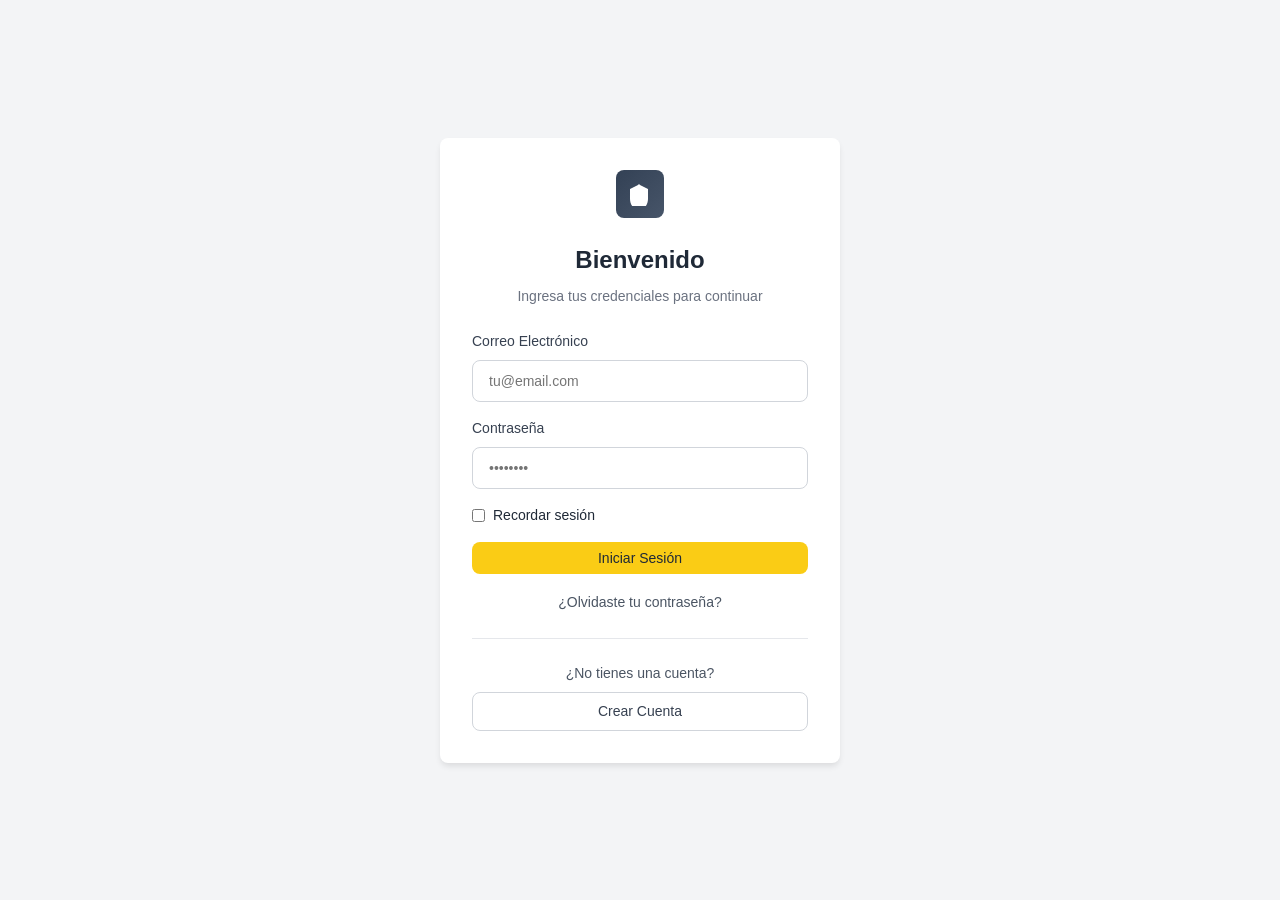
<file: index.html>
<!DOCTYPE html>
<html lang="es">
<head>
    <meta charset="UTF-8">
    <meta name="viewport" content="width=device-width, initial-scale=1.0">
    <title>Login - Sistema de Gestión de Tickets</title>
    <link rel="stylesheet" href="styles.css">
</head>
<body>
    <div class="auth-container">
        <div class="auth-card">
            <!-- Logo -->
            <div class="auth-logo">
                <svg width="24" height="24" fill="white" viewBox="0 0 24 24">
                    <path d="M12 2L2 7v10c0 5.55 3.84 10.74 9 12 5.16-1.26 9-6.45 9-12V7l-10-5z"/>
                </svg>
            </div>
            
            <h1 class="text-2xl text-center mb-2">Bienvenido</h1>
            <p class="text-sm text-gray-500 text-center mb-6">Ingresa tus credenciales para continuar</p>
            
            <!-- Formulario de Login -->
            <form id="loginForm">
                <div class="form-group">
                    <label class="form-label" for="email">Correo Electrónico</label>
                    <input 
                        type="email" 
                        id="email" 
                        class="form-input" 
                        placeholder="tu@email.com"
                        required
                    >
                </div>
                
                <div class="form-group">
                    <label class="form-label" for="password">Contraseña</label>
                    <input 
                        type="password" 
                        id="password" 
                        class="form-input" 
                        placeholder="••••••••"
                        required
                    >
                </div>
                
                <div class="form-group" style="display: flex; align-items: center; gap: 0.5rem;">
                    <input type="checkbox" id="remember" style="width: auto;">
                    <label for="remember" style="margin: 0; font-size: 0.875rem;">Recordar sesión</label>
                </div>
                
                <button type="submit" class="btn btn-primary btn-block mb-4">
                    Iniciar Sesión
                </button>
                
                <div class="text-center">
                    <a href="#" class="text-sm text-gray-600" style="text-decoration: none;">¿Olvidaste tu contraseña?</a>
                </div>
                
                <hr style="margin: 1.5rem 0; border: none; border-top: 1px solid #e5e7eb;">
                
                <div class="text-center">
                    <p class="text-sm text-gray-600 mb-2">¿No tienes una cuenta?</p>
                    <a href="signup.html" class="btn btn-outline btn-block">
                        Crear Cuenta
                    </a>
                </div>
            </form>
        </div>
    </div>

    <script>
        document.getElementById('loginForm').addEventListener('submit', function(e) {
            e.preventDefault();
            // Simular login exitoso
            window.location.href = 'dashboard.html';
        });
    </script>
</body>
</html>
</file>
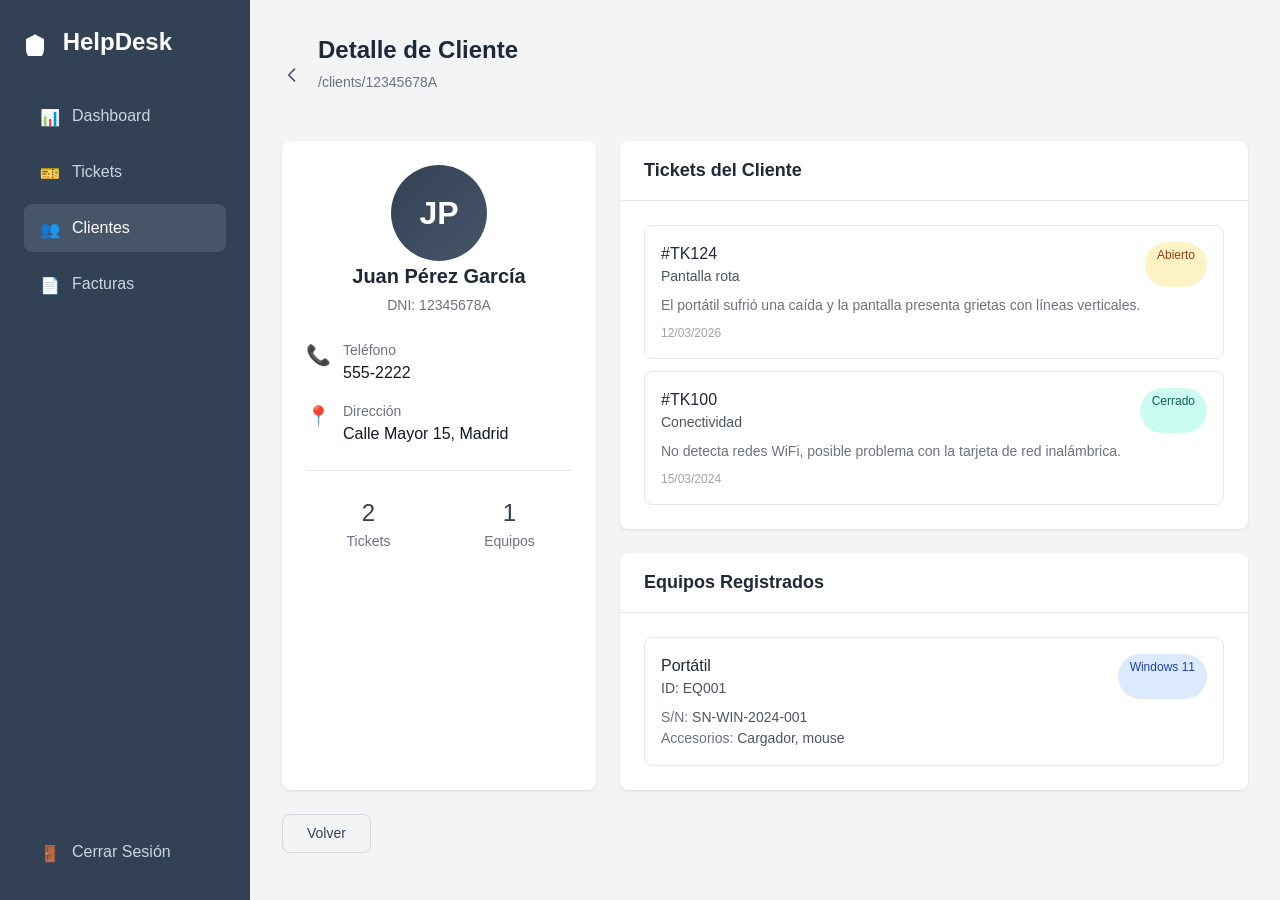
<file: client-detail.html>
<!DOCTYPE html>
<html lang="es">
<head>
    <meta charset="UTF-8">
    <meta name="viewport" content="width=device-width, initial-scale=1.0">
    <title>Detalle de Cliente - Sistema de Gestión de Tickets</title>
    <link rel="stylesheet" href="styles.css">
</head>
<body>
    <!-- Menu Toggle Button (Mobile) -->
    <button class="menu-toggle" onclick="toggleSidebar()" aria-label="Abrir menú">
        <svg width="24" height="24" fill="none" stroke="currentColor" viewBox="0 0 24 24">
            <path stroke-linecap="round" stroke-linejoin="round" stroke-width="2" d="M4 6h16M4 12h16M4 18h16"/>
        </svg>
    </button>

    <!-- Sidebar Overlay (Mobile) -->
    <div class="sidebar-overlay" id="sidebarOverlay" onclick="closeSidebar()"></div>

    <!-- Sidebar -->
    <aside class="sidebar" id="sidebar">
        <div class="sidebar-logo">
            <svg width="24" height="24" fill="white" viewBox="0 0 24 24" style="display: inline-block; vertical-align: middle; margin-right: 8px;">
                <path d="M12 2L2 7v10c0 5.55 3.84 10.74 9 12 5.16-1.26 9-6.45 9-12V7l-10-5z"/>
            </svg>
            HelpDesk
        </div>
        
        <ul class="sidebar-nav">
            <li>
                <a href="dashboard.html">
                    <span class="icon">📊</span>
                    Dashboard
                </a>
            </li>
            <li>
                <a href="tickets.html">
                    <span class="icon">🎫</span>
                    Tickets
                </a>
            </li>
            <li>
                <a href="clients.html" class="active">
                    <span class="icon">👥</span>
                    Clientes
                </a>
            </li>
            <li>
                <a href="invoices.html">
                    <span class="icon">📄</span>
                    Facturas
                </a>
            </li>
        </ul>
        
        <div style="position: absolute; bottom: 1.5rem; left: 1.5rem; right: 1.5rem;">
            <a href="index.html" style="display: flex; align-items: center; gap: 0.75rem; padding: 0.75rem 1rem; color: #cbd5e1; text-decoration: none; border-radius: 0.5rem;">
                <span class="icon">🚪</span>
                Cerrar Sesión
            </a>
        </div>
    </aside>

    <!-- Main Content -->
    <main class="main-with-sidebar">
        <!-- Header -->
        <div class="flex items-center gap-4 mb-6">
            <a href="clients.html" class="text-gray-600" style="text-decoration: none;">
                <svg width="20" height="20" fill="none" stroke="currentColor" viewBox="0 0 24 24" style="vertical-align: middle;">
                    <path stroke-linecap="round" stroke-linejoin="round" stroke-width="2" d="M15 19l-7-7 7-7"/>
                </svg>
            </a>
            <div class="page-header">
                <h1 class="page-title">Detalle de Cliente</h1>
                <p class="page-breadcrumb">/clients/12345678A</p>
            </div>
        </div>

        <div class="grid gap-6" style="grid-template-columns: 1fr 2fr;">
            <!-- Client Info Card -->
            <div class="card">
                <div class="card-body text-center">
                    <div class="avatar-circle mb-4">JP</div>
                    <h2 class="text-xl mb-1">Juan Pérez García</h2>
                    <p class="text-sm text-gray-500 mb-6">DNI: 12345678A</p>

                    <div class="space-y-4 text-left">
                        <div class="flex gap-3">
                            <span style="color: #9ca3af; font-size: 20px;">📞</span>
                            <div>
                                <p class="text-sm text-gray-500">Teléfono</p>
                                <p class="text-gray-900">555-2222</p>
                            </div>
                        </div>

                        <div class="flex gap-3">
                            <span style="color: #9ca3af; font-size: 20px;">📍</span>
                            <div>
                                <p class="text-sm text-gray-500">Dirección</p>
                                <p class="text-gray-900">Calle Mayor 15, Madrid</p>
                            </div>
                        </div>
                    </div>

                    <div class="grid grid-cols-2 gap-4 text-center" style="margin-top: 1.5rem; padding-top: 1.5rem; border-top: 1px solid #e5e7eb;">
                        <div>
                            <p class="text-2xl" style="color: #334155;">2</p>
                            <p class="text-sm text-gray-500">Tickets</p>
                        </div>
                        <div>
                            <p class="text-2xl" style="color: #334155;">1</p>
                            <p class="text-sm text-gray-500">Equipos</p>
                        </div>
                    </div>
                </div>
            </div>

            <!-- Tickets and Equipment -->
            <div class="space-y-6">
                <!-- Tickets -->
                <div class="card">
                    <div class="card-header">
                        <h3 class="text-lg">Tickets del Cliente</h3>
                    </div>
                    <div class="card-body">
                        <div class="space-y-3">
                            <div class="border rounded p-4 cursor-pointer" style="border-color: #e5e7eb;" onclick="window.location.href='ticket-detail.html?id=TK124'">
                                <div class="flex items-start justify-between mb-2">
                                    <div>
                                        <p style="font-weight: 500;">#TK124</p>
                                        <p class="text-sm text-gray-600">Pantalla rota</p>
                                    </div>
                                    <span class="badge badge-yellow">Abierto</span>
                                </div>
                                <p class="text-sm text-gray-500">El portátil sufrió una caída y la pantalla presenta grietas con líneas verticales.</p>
                                <p class="text-xs text-gray-400 mt-2">12/03/2026</p>
                            </div>

                            <div class="border rounded p-4 cursor-pointer" style="border-color: #e5e7eb;" onclick="window.location.href='ticket-detail.html?id=TK100'">
                                <div class="flex items-start justify-between mb-2">
                                    <div>
                                        <p style="font-weight: 500;">#TK100</p>
                                        <p class="text-sm text-gray-600">Conectividad</p>
                                    </div>
                                    <span class="badge badge-teal">Cerrado</span>
                                </div>
                                <p class="text-sm text-gray-500">No detecta redes WiFi, posible problema con la tarjeta de red inalámbrica.</p>
                                <p class="text-xs text-gray-400 mt-2">15/03/2024</p>
                            </div>
                        </div>
                    </div>
                </div>

                <!-- Equipment -->
                <div class="card">
                    <div class="card-header">
                        <h3 class="text-lg">Equipos Registrados</h3>
                    </div>
                    <div class="card-body">
                        <div class="border rounded p-4" style="border-color: #e5e7eb;">
                            <div class="flex items-start justify-between mb-2">
                                <div>
                                    <p style="font-weight: 500;">Portátil</p>
                                    <p class="text-sm text-gray-600">ID: EQ001</p>
                                </div>
                                <span class="badge badge-blue">Windows 11</span>
                            </div>
                            <div class="space-y-1 text-sm text-gray-600">
                                <p><span class="text-gray-500">S/N:</span> SN-WIN-2024-001</p>
                                <p><span class="text-gray-500">Accesorios:</span> Cargador, mouse</p>
                            </div>
                        </div>
                    </div>
                </div>
            </div>
        </div>

        <!-- Actions -->
        <div class="flex gap-4 mt-6">
            <a href="clients.html" class="btn btn-outline">
                Volver
            </a>
        </div>
    </main>
    <script src="sidebar.js"></script>
</body>
</html>
</file>
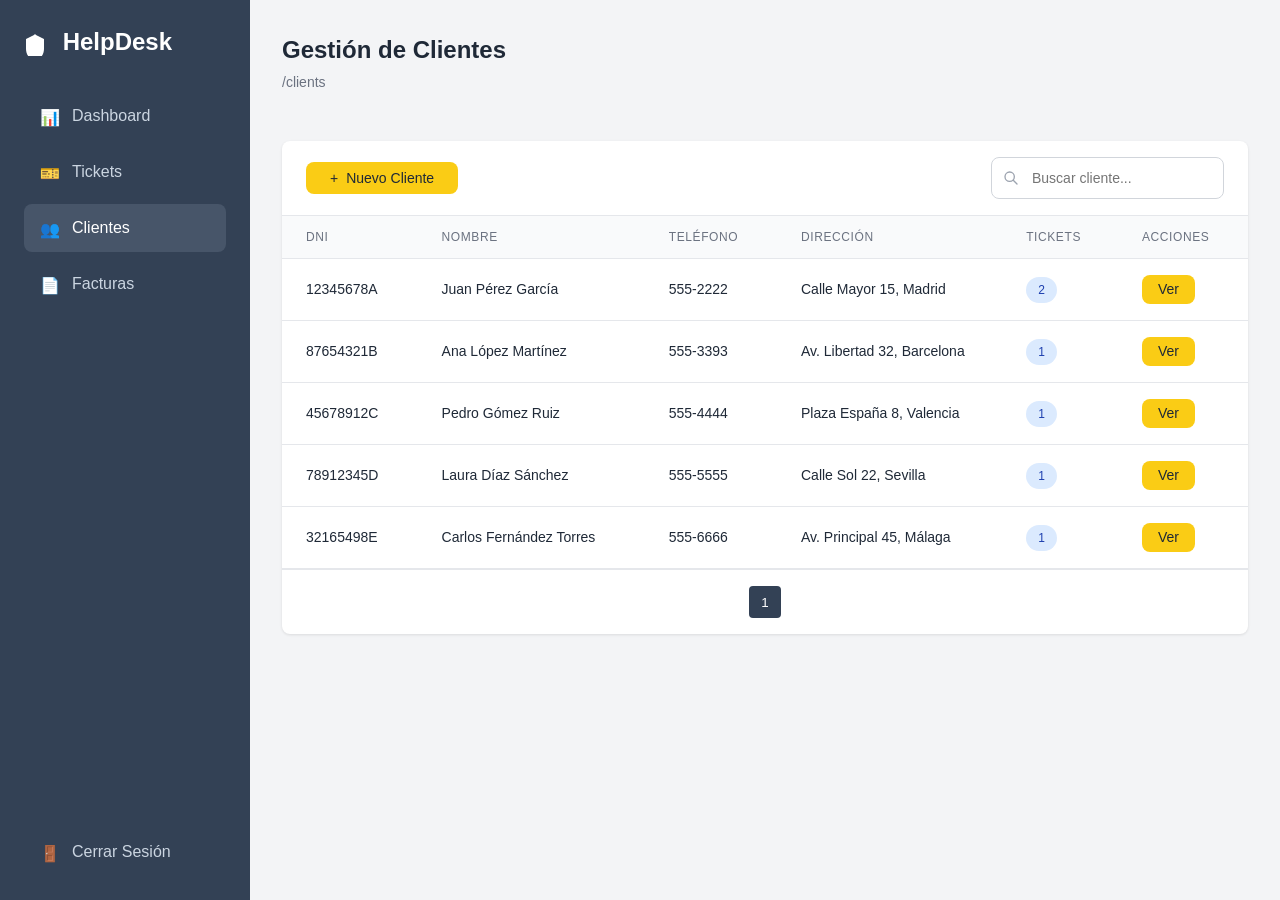
<file: clients.html>
<!DOCTYPE html>
<html lang="es">
<head>
    <meta charset="UTF-8">
    <meta name="viewport" content="width=device-width, initial-scale=1.0">
    <title>Clientes - Sistema de Gestión de Tickets</title>
    <link rel="stylesheet" href="styles.css">
</head>
<body>
    <!-- Menu Toggle Button (Mobile) -->
    <button class="menu-toggle" onclick="toggleSidebar()" aria-label="Abrir menú">
        <svg width="24" height="24" fill="none" stroke="currentColor" viewBox="0 0 24 24">
            <path stroke-linecap="round" stroke-linejoin="round" stroke-width="2" d="M4 6h16M4 12h16M4 18h16"/>
        </svg>
    </button>

    <!-- Sidebar Overlay (Mobile) -->
    <div class="sidebar-overlay" id="sidebarOverlay" onclick="closeSidebar()"></div>

    <!-- Sidebar -->
    <aside class="sidebar" id="sidebar">
        <div class="sidebar-logo">
            <svg width="24" height="24" fill="white" viewBox="0 0 24 24" style="display: inline-block; vertical-align: middle; margin-right: 8px;">
                <path d="M12 2L2 7v10c0 5.55 3.84 10.74 9 12 5.16-1.26 9-6.45 9-12V7l-10-5z"/>
            </svg>
            HelpDesk
        </div>
        
        <ul class="sidebar-nav">
            <li>
                <a href="dashboard.html">
                    <span class="icon">📊</span>
                    Dashboard
                </a>
            </li>
            <li>
                <a href="tickets.html">
                    <span class="icon">🎫</span>
                    Tickets
                </a>
            </li>
            <li>
                <a href="clients.html" class="active">
                    <span class="icon">👥</span>
                    Clientes
                </a>
            </li>
            <li>
                <a href="invoices.html">
                    <span class="icon">📄</span>
                    Facturas
                </a>
            </li>
        </ul>
        
        <div style="position: absolute; bottom: 1.5rem; left: 1.5rem; right: 1.5rem;">
            <a href="index.html" style="display: flex; align-items: center; gap: 0.75rem; padding: 0.75rem 1rem; color: #cbd5e1; text-decoration: none; border-radius: 0.5rem;">
                <span class="icon">🚪</span>
                Cerrar Sesión
            </a>
        </div>
    </aside>

    <!-- Main Content -->
    <main class="main-with-sidebar">
        <!-- Header -->
        <div class="flex items-center justify-between mb-6">
            <div class="page-header">
                <h1 class="page-title">Gestión de Clientes</h1>
                <p class="page-breadcrumb">/clients</p>
            </div>
        </div>

        <!-- Clients Table Card -->
        <div class="card">
            <div class="card-header">
                <div class="flex items-center justify-between">
                    <button class="btn btn-primary" onclick="openClientModal()">
                        <span>+</span>
                        Nuevo Cliente
                    </button>

                    <div class="search-box">
                        <svg class="search-icon" fill="none" stroke="currentColor" viewBox="0 0 24 24">
                            <path stroke-linecap="round" stroke-linejoin="round" stroke-width="2" d="M21 21l-6-6m2-5a7 7 0 11-14 0 7 7 0 0114 0z"/>
                        </svg>
                        <input type="text" class="form-input" placeholder="Buscar cliente..." style="padding-left: 2.5rem;">
                    </div>
                </div>
            </div>

            <div class="table-container">
                <table class="table">
                    <thead>
                        <tr>
                            <th>DNI</th>
                            <th>Nombre</th>
                            <th>Teléfono</th>
                            <th>Dirección</th>
                            <th>Tickets</th>
                            <th>Acciones</th>
                        </tr>
                    </thead>
                    <tbody>
                        <tr>
                            <td>12345678A</td>
                            <td>Juan Pérez García</td>
                            <td>555-2222</td>
                            <td class="truncate" style="max-width: 200px;">Calle Mayor 15, Madrid</td>
                            <td><span class="badge badge-blue">2</span></td>
                            <td>
                                <a href="client-detail.html?id=12345678A" class="btn btn-primary btn-sm">Ver</a>
                            </td>
                        </tr>
                        <tr>
                            <td>87654321B</td>
                            <td>Ana López Martínez</td>
                            <td>555-3393</td>
                            <td class="truncate" style="max-width: 200px;">Av. Libertad 32, Barcelona</td>
                            <td><span class="badge badge-blue">1</span></td>
                            <td>
                                <a href="client-detail.html?id=87654321B" class="btn btn-primary btn-sm">Ver</a>
                            </td>
                        </tr>
                        <tr>
                            <td>45678912C</td>
                            <td>Pedro Gómez Ruiz</td>
                            <td>555-4444</td>
                            <td class="truncate" style="max-width: 200px;">Plaza España 8, Valencia</td>
                            <td><span class="badge badge-blue">1</span></td>
                            <td>
                                <a href="client-detail.html?id=45678912C" class="btn btn-primary btn-sm">Ver</a>
                            </td>
                        </tr>
                        <tr>
                            <td>78912345D</td>
                            <td>Laura Díaz Sánchez</td>
                            <td>555-5555</td>
                            <td class="truncate" style="max-width: 200px;">Calle Sol 22, Sevilla</td>
                            <td><span class="badge badge-blue">1</span></td>
                            <td>
                                <a href="client-detail.html?id=78912345D" class="btn btn-primary btn-sm">Ver</a>
                            </td>
                        </tr>
                        <tr>
                            <td>32165498E</td>
                            <td>Carlos Fernández Torres</td>
                            <td>555-6666</td>
                            <td class="truncate" style="max-width: 200px;">Av. Principal 45, Málaga</td>
                            <td><span class="badge badge-blue">1</span></td>
                            <td>
                                <a href="client-detail.html?id=32165498E" class="btn btn-primary btn-sm">Ver</a>
                            </td>
                        </tr>
                    </tbody>
                </table>
            </div>

            <div class="pagination">
                <button class="active">1</button>
            </div>
        </div>
    </main>

    <!-- Modal Nuevo Cliente -->
    <div id="clientModal" class="modal">
        <div class="modal-content">
            <div class="modal-header">
                <h2 class="modal-title">Nuevo Cliente</h2>
                <button class="modal-close" onclick="closeClientModal()">&times;</button>
            </div>
            <form id="clientForm" onsubmit="handleClientSubmit(event)">
                <div class="modal-body">
                    <div class="form-group">
                        <label class="form-label">DNI / NIF *</label>
                        <input type="text" class="form-input" name="dni" required placeholder="12345678A">
                    </div>

                    <div class="form-group">
                        <label class="form-label">Nombre Completo *</label>
                        <input type="text" class="form-input" name="nombre" required placeholder="Juan Pérez García">
                    </div>

                    <div class="form-group">
                        <label class="form-label">Teléfono *</label>
                        <input type="tel" class="form-input" name="telefono" required placeholder="555-1234">
                    </div>

                    <div class="form-group">
                        <label class="form-label">Email</label>
                        <input type="email" class="form-input" name="email" placeholder="cliente@email.com">
                    </div>

                    <div class="form-group">
                        <label class="form-label">Dirección *</label>
                        <input type="text" class="form-input" name="direccion" required placeholder="Calle Mayor 15">
                    </div>

                    <div class="form-group">
                        <label class="form-label">Ciudad</label>
                        <input type="text" class="form-input" name="ciudad" placeholder="Madrid">
                    </div>

                    <div class="form-group">
                        <label class="form-label">Código Postal</label>
                        <input type="text" class="form-input" name="codigo_postal" placeholder="28001">
                    </div>

                    <div class="form-group">
                        <label class="form-label">Notas</label>
                        <textarea class="form-textarea" name="notas" placeholder="Información adicional del cliente..."></textarea>
                    </div>
                </div>

                <div class="modal-footer">
                    <button type="button" class="btn btn-outline" onclick="closeClientModal()">Cancelar</button>
                    <button type="submit" class="btn btn-primary">Crear Cliente</button>
                </div>
            </form>
        </div>
    </div>

    <script>
        function openClientModal() {
            document.getElementById('clientModal').classList.add('show');
        }

        function closeClientModal() {
            document.getElementById('clientModal').classList.remove('show');
            document.getElementById('clientForm').reset();
        }

        function handleClientSubmit(event) {
            event.preventDefault();
            const formData = new FormData(event.target);
            const clientData = Object.fromEntries(formData);

            console.log('Nuevo cliente:', clientData);
            alert('Cliente creado exitosamente:\n\nDNI: ' + clientData.dni + '\nNombre: ' + clientData.nombre);

            closeClientModal();
        }

        // Cerrar modal al hacer clic fuera
        window.onclick = function(event) {
            const modal = document.getElementById('clientModal');
            if (event.target === modal) {
                closeClientModal();
            }
        }
    </script>
    <script src="sidebar.js"></script>
</body>
</html>
</file>
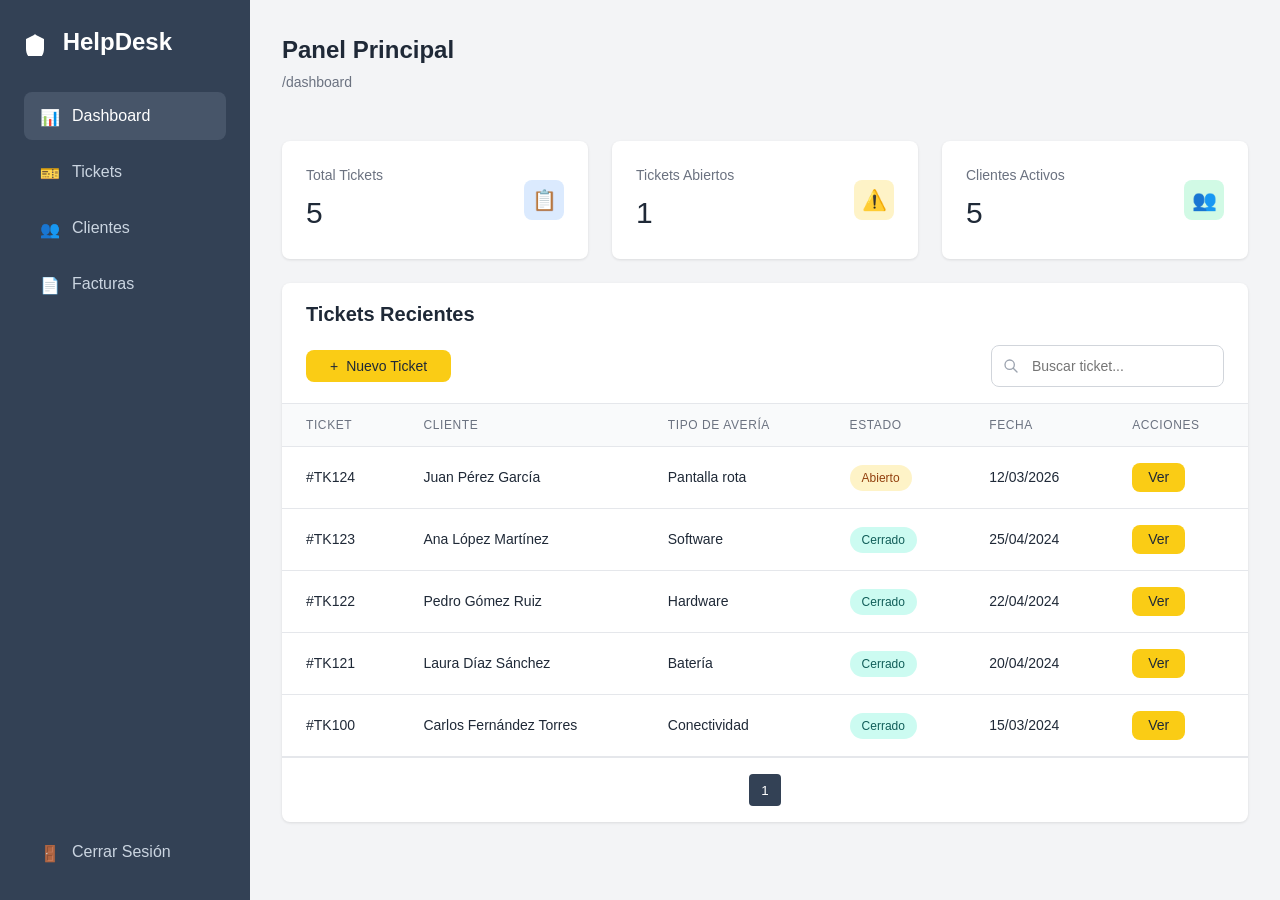
<file: dashboard.html>
<!DOCTYPE html>
<html lang="es">
<head>
    <meta charset="UTF-8">
    <meta name="viewport" content="width=device-width, initial-scale=1.0">
    <title>Dashboard - Sistema de Gestión de Tickets</title>
    <link rel="stylesheet" href="styles.css">
</head>
<body>
    <!-- Menu Toggle Button (Mobile) -->
    <button class="menu-toggle" onclick="toggleSidebar()" aria-label="Abrir menú">
        <svg width="24" height="24" fill="none" stroke="currentColor" viewBox="0 0 24 24">
            <path stroke-linecap="round" stroke-linejoin="round" stroke-width="2" d="M4 6h16M4 12h16M4 18h16"/>
        </svg>
    </button>

    <!-- Sidebar Overlay (Mobile) -->
    <div class="sidebar-overlay" id="sidebarOverlay" onclick="closeSidebar()"></div>

    <!-- Sidebar -->
    <aside class="sidebar" id="sidebar">
        <div class="sidebar-logo">
            <svg width="24" height="24" fill="white" viewBox="0 0 24 24" style="display: inline-block; vertical-align: middle; margin-right: 8px;">
                <path d="M12 2L2 7v10c0 5.55 3.84 10.74 9 12 5.16-1.26 9-6.45 9-12V7l-10-5z"/>
            </svg>
            HelpDesk
        </div>
        
        <ul class="sidebar-nav">
            <li>
                <a href="dashboard.html" class="active">
                    <span class="icon">📊</span>
                    Dashboard
                </a>
            </li>
            <li>
                <a href="tickets.html">
                    <span class="icon">🎫</span>
                    Tickets
                </a>
            </li>
            <li>
                <a href="clients.html">
                    <span class="icon">👥</span>
                    Clientes
                </a>
            </li>
            <li>
                <a href="invoices.html">
                    <span class="icon">📄</span>
                    Facturas
                </a>
            </li>
        </ul>
        
        <div style="position: absolute; bottom: 1.5rem; left: 1.5rem; right: 1.5rem;">
            <a href="index.html" style="display: flex; align-items: center; gap: 0.75rem; padding: 0.75rem 1rem; color: #cbd5e1; text-decoration: none; border-radius: 0.5rem; transition: all 0.2s;">
                <span class="icon">🚪</span>
                Cerrar Sesión
            </a>
        </div>
    </aside>

    <!-- Main Content -->
    <main class="main-with-sidebar">
        <!-- Header -->
        <div class="flex items-center justify-between mb-6">
            <div class="page-header">
                <h1 class="page-title">Panel Principal</h1>
                <p class="page-breadcrumb">/dashboard</p>
            </div>
        </div>

        <!-- Stats Cards -->
        <div class="grid grid-cols-3 gap-6 mb-6">
            <div class="stats-card">
                <div class="flex items-center justify-between">
                    <div>
                        <p class="text-sm text-gray-500 mb-1">Total Tickets</p>
                        <p class="text-3xl">5</p>
                    </div>
                    <div class="stats-card-icon blue">
                        <span>📋</span>
                    </div>
                </div>
            </div>

            <div class="stats-card">
                <div class="flex items-center justify-between">
                    <div>
                        <p class="text-sm text-gray-500 mb-1">Tickets Abiertos</p>
                        <p class="text-3xl">1</p>
                    </div>
                    <div class="stats-card-icon yellow">
                        <span>⚠️</span>
                    </div>
                </div>
            </div>

            <div class="stats-card">
                <div class="flex items-center justify-between">
                    <div>
                        <p class="text-sm text-gray-500 mb-1">Clientes Activos</p>
                        <p class="text-3xl">5</p>
                    </div>
                    <div class="stats-card-icon green">
                        <span>👥</span>
                    </div>
                </div>
            </div>
        </div>

        <!-- Tickets Table Card -->
        <div class="card">
            <div class="card-header">
                <div class="flex items-center justify-between mb-4">
                    <h2 class="text-xl">Tickets Recientes</h2>
                </div>

                <div class="flex items-center justify-between">
                    <button class="btn btn-primary" onclick="openTicketModal()">
                        <span>+</span>
                        Nuevo Ticket
                    </button>

                    <div class="search-box">
                        <svg class="search-icon" fill="none" stroke="currentColor" viewBox="0 0 24 24">
                            <path stroke-linecap="round" stroke-linejoin="round" stroke-width="2" d="M21 21l-6-6m2-5a7 7 0 11-14 0 7 7 0 0114 0z"/>
                        </svg>
                        <input type="text" class="form-input" placeholder="Buscar ticket..." style="padding-left: 2.5rem;">
                    </div>
                </div>
            </div>

            <div class="table-container">
                <table class="table">
                    <thead>
                        <tr>
                            <th>Ticket</th>
                            <th>Cliente</th>
                            <th>Tipo de Avería</th>
                            <th>Estado</th>
                            <th>Fecha</th>
                            <th>Acciones</th>
                        </tr>
                    </thead>
                    <tbody>
                        <tr>
                            <td>#TK124</td>
                            <td>Juan Pérez García</td>
                            <td>Pantalla rota</td>
                            <td><span class="badge badge-yellow">Abierto</span></td>
                            <td>12/03/2026</td>
                            <td>
                                <a href="ticket-detail.html?id=TK124" class="btn btn-primary btn-sm">Ver</a>
                            </td>
                        </tr>
                        <tr>
                            <td>#TK123</td>
                            <td>Ana López Martínez</td>
                            <td>Software</td>
                            <td><span class="badge badge-teal">Cerrado</span></td>
                            <td>25/04/2024</td>
                            <td>
                                <a href="ticket-detail.html?id=TK123" class="btn btn-primary btn-sm">Ver</a>
                            </td>
                        </tr>
                        <tr>
                            <td>#TK122</td>
                            <td>Pedro Gómez Ruiz</td>
                            <td>Hardware</td>
                            <td><span class="badge badge-teal">Cerrado</span></td>
                            <td>22/04/2024</td>
                            <td>
                                <a href="ticket-detail.html?id=TK122" class="btn btn-primary btn-sm">Ver</a>
                            </td>
                        </tr>
                        <tr>
                            <td>#TK121</td>
                            <td>Laura Díaz Sánchez</td>
                            <td>Batería</td>
                            <td><span class="badge badge-teal">Cerrado</span></td>
                            <td>20/04/2024</td>
                            <td>
                                <a href="ticket-detail.html?id=TK121" class="btn btn-primary btn-sm">Ver</a>
                            </td>
                        </tr>
                        <tr>
                            <td>#TK100</td>
                            <td>Carlos Fernández Torres</td>
                            <td>Conectividad</td>
                            <td><span class="badge badge-teal">Cerrado</span></td>
                            <td>15/03/2024</td>
                            <td>
                                <a href="ticket-detail.html?id=TK100" class="btn btn-primary btn-sm">Ver</a>
                            </td>
                        </tr>
                    </tbody>
                </table>
            </div>

            <div class="pagination">
                <button class="active">1</button>
            </div>
        </div>
    </main>

    <!-- Modal Nuevo Ticket -->
    <div id="ticketModal" class="modal">
        <div class="modal-content">
            <div class="modal-header">
                <h2 class="modal-title">Nuevo Ticket</h2>
                <button class="modal-close" onclick="closeTicketModal()">&times;</button>
            </div>
            <form id="ticketForm" onsubmit="handleTicketSubmit(event)">
                <div class="modal-body">
                    <!-- Paso 1: Seleccionar Cliente -->
                    <div id="step1" class="ticket-step">
                        <h3 style="font-size: 1.125rem; font-weight: 600; margin-bottom: 1rem;">Seleccionar Cliente</h3>
                        
                        <div class="form-group">
                            <label class="form-label">Cliente *</label>
                            <select class="form-select" name="cliente_dni" required onchange="showStep2()">
                                <option value="">Seleccione un cliente...</option>
                                <option value="12345678A">Juan Pérez García (12345678A)</option>
                                <option value="87654321B">Ana López Martínez (87654321B)</option>
                                <option value="45678912C">Pedro Gómez Ruiz (45678912C)</option>
                                <option value="78912345D">Laura Díaz Sánchez (78912345D)</option>
                                <option value="32165498E">Carlos Fernández Torres (32165498E)</option>
                            </select>
                        </div>
                    </div>

                    <!-- Paso 2: Datos del Ticket -->
                    <div id="step2" class="ticket-step" style="display: none;">
                        <h3 style="font-size: 1.125rem; font-weight: 600; margin-bottom: 1rem;">Datos del Ticket</h3>
                        
                        <div class="form-group">
                            <label class="form-label">Tipo de Equipo *</label>
                            <select class="form-select" name="tipo_equipo" required>
                                <option value="">Seleccione tipo...</option>
                                <option value="Smartphone">Smartphone</option>
                                <option value="Tablet">Tablet</option>
                                <option value="Laptop">Laptop</option>
                                <option value="Desktop">PC de escritorio</option>
                                <option value="Impresora">Impresora</option>
                                <option value="Monitor">Monitor</option>
                                <option value="Otro">Otro</option>
                            </select>
                        </div>

                        <div class="form-group">
                            <label class="form-label">Marca</label>
                            <input type="text" class="form-input" name="marca" placeholder="Apple, Samsung, HP...">
                        </div>

                        <div class="form-group">
                            <label class="form-label">Modelo</label>
                            <input type="text" class="form-input" name="modelo" placeholder="iPhone 12, Galaxy S21...">
                        </div>

                        <div class="form-group">
                            <label class="form-label">Tipo de Avería *</label>
                            <select class="form-select" name="tipo_averia" required>
                                <option value="">Seleccione tipo...</option>
                                <option value="Pantalla rota">Pantalla rota</option>
                                <option value="Batería">Problemas de batería</option>
                                <option value="Hardware">Fallo de hardware</option>
                                <option value="Software">Problemas de software</option>
                                <option value="Conectividad">Problemas de conectividad</option>
                                <option value="Audio">Problemas de audio</option>
                                <option value="Cámara">Problemas de cámara</option>
                                <option value="Otro">Otro</option>
                            </select>
                        </div>

                        <div class="form-group">
                            <label class="form-label">Descripción del Problema *</label>
                            <textarea class="form-textarea" name="descripcion" required placeholder="Describa el problema que presenta el equipo..."></textarea>
                        </div>

                        <div class="form-group">
                            <label class="form-label">Prioridad *</label>
                            <select class="form-select" name="prioridad" required>
                                <option value="Baja">Baja</option>
                                <option value="Media" selected>Media</option>
                                <option value="Alta">Alta</option>
                                <option value="Urgente">Urgente</option>
                            </select>
                        </div>

                        <div class="form-group">
                            <label class="form-label">Precio Estimado</label>
                            <input type="number" class="form-input" name="precio_estimado" step="0.01" placeholder="0.00">
                        </div>

                        <div class="form-group">
                            <label class="form-label">Notas Adicionales</label>
                            <textarea class="form-textarea" name="notas" placeholder="Cualquier información adicional relevante..." style="min-height: 80px;"></textarea>
                        </div>
                    </div>
                </div>

                <div class="modal-footer">
                    <button type="button" class="btn btn-outline" onclick="closeTicketModal()">Cancelar</button>
                    <button type="submit" class="btn btn-primary" id="submitBtn" style="display: none;">Crear Ticket</button>
                </div>
            </form>
        </div>
    </div>

    <script>
        // Funciones del Modal de Ticket
        function openTicketModal() {
            document.getElementById('ticketModal').classList.add('show');
            document.getElementById('step1').style.display = 'block';
            document.getElementById('step2').style.display = 'none';
            document.getElementById('submitBtn').style.display = 'none';
            document.body.style.overflow = 'hidden'; // Prevenir scroll del body
        }

        function closeTicketModal() {
            document.getElementById('ticketModal').classList.remove('show');
            document.getElementById('ticketForm').reset();
            document.body.style.overflow = ''; // Restaurar scroll del body
        }

        function showStep2() {
            const clientSelect = document.querySelector('select[name="cliente_dni"]');
            if (clientSelect.value) {
                document.getElementById('step2').style.display = 'block';
                document.getElementById('submitBtn').style.display = 'inline-flex';
            }
        }

        function handleTicketSubmit(event) {
            event.preventDefault();
            const formData = new FormData(event.target);
            const ticketData = Object.fromEntries(formData);

            console.log('Nuevo ticket:', ticketData);
            
            const ticketNum = 'TK' + Math.floor(Math.random() * 1000 + 100);
            alert('Ticket creado exitosamente!\n\nNúmero: #' + ticketNum + '\nCliente: ' + event.target.querySelector('select[name="cliente_dni"] option:checked').textContent + '\nTipo de avería: ' + ticketData.tipo_averia);

            closeTicketModal();
        }

        // Cerrar modal al hacer clic fuera
        window.onclick = function(event) {
            const modal = document.getElementById('ticketModal');
            if (event.target === modal) {
                closeTicketModal();
            }
        }

        // Ajustar layout al cambiar el tamaño de la ventana
        window.addEventListener('resize', () => {
            if (window.innerWidth > 768) {
                closeSidebar();
            }
        });
    </script>
    <script src="sidebar.js"></script>
</body>
</html>
</file>
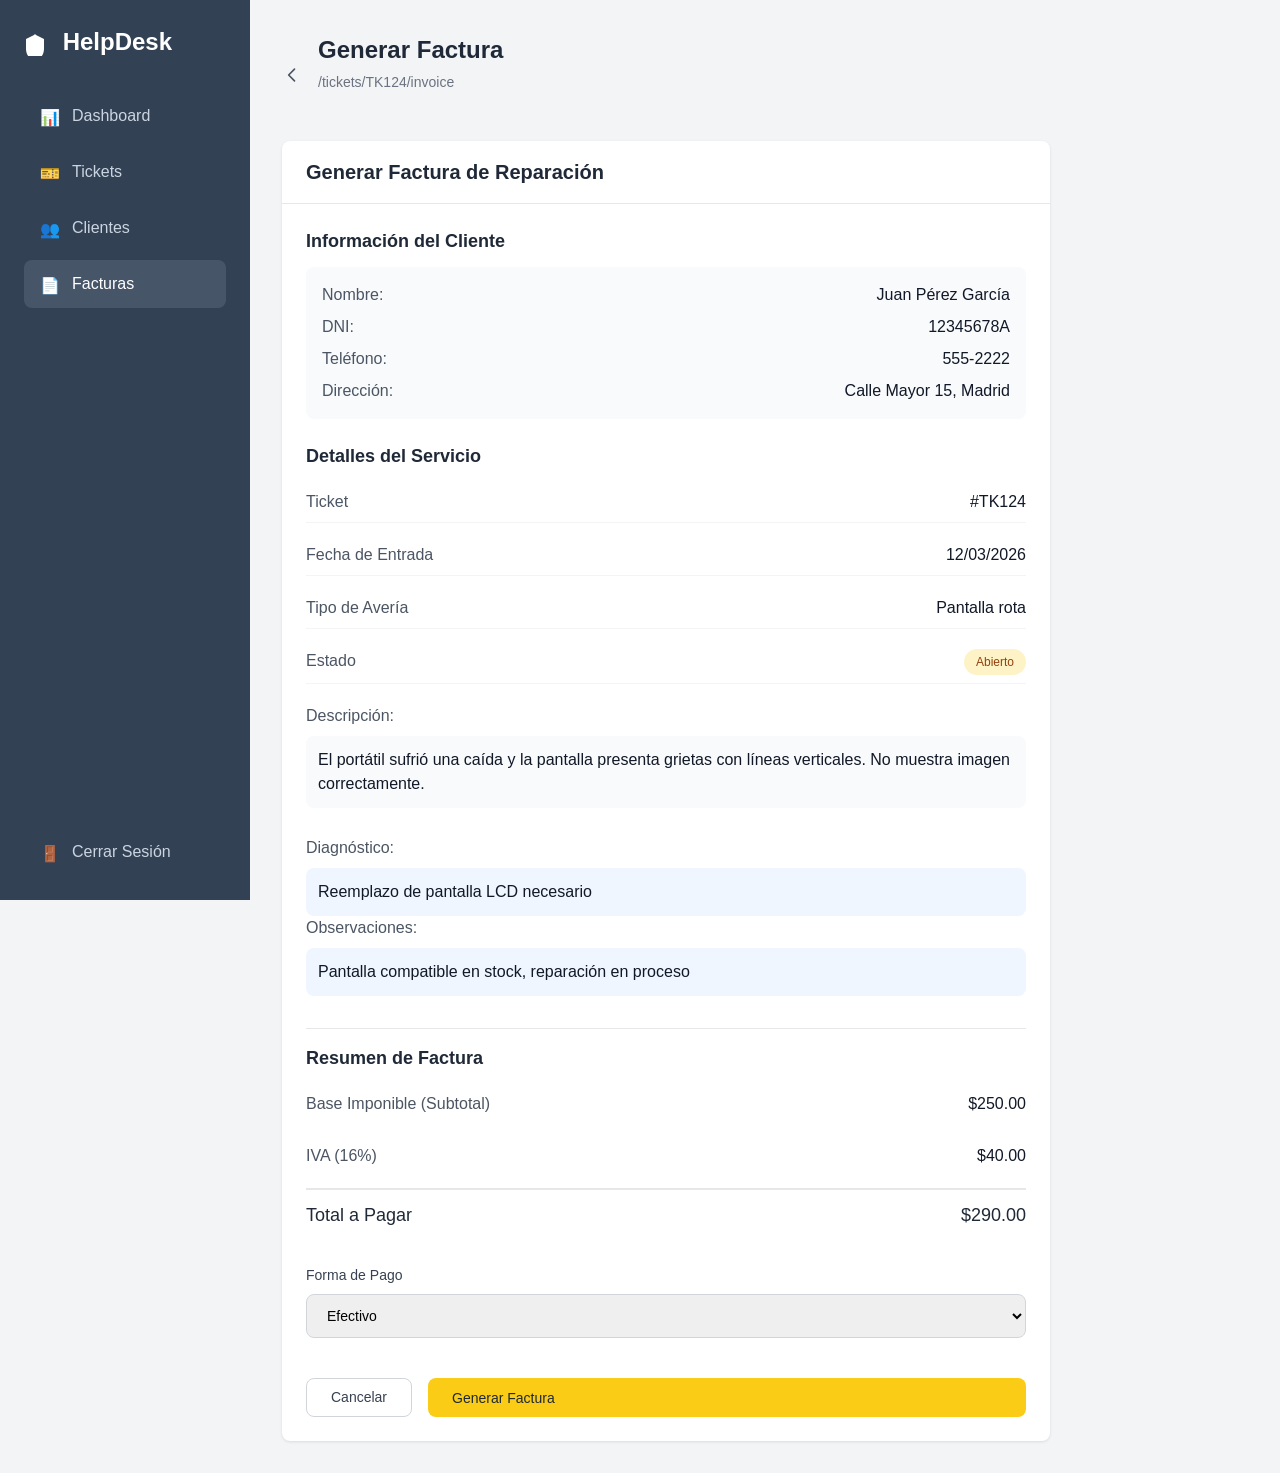
<file: invoice-generate.html>
<!DOCTYPE html>
<html lang="es">
<head>
    <meta charset="UTF-8">
    <meta name="viewport" content="width=device-width, initial-scale=1.0">
    <title>Generar Factura - Sistema de Gestión de Tickets</title>
    <link rel="stylesheet" href="styles.css">
</head>
<body>
    <!-- Menu Toggle Button (Mobile) -->
    <button class="menu-toggle" onclick="toggleSidebar()" aria-label="Abrir menú">
        <svg width="24" height="24" fill="none" stroke="currentColor" viewBox="0 0 24 24">
            <path stroke-linecap="round" stroke-linejoin="round" stroke-width="2" d="M4 6h16M4 12h16M4 18h16"/>
        </svg>
    </button>

    <!-- Sidebar Overlay (Mobile) -->
    <div class="sidebar-overlay" id="sidebarOverlay" onclick="closeSidebar()"></div>

    <!-- Sidebar -->
    <aside class="sidebar" id="sidebar">
        <div class="sidebar-logo">
            <svg width="24" height="24" fill="white" viewBox="0 0 24 24" style="display: inline-block; vertical-align: middle; margin-right: 8px;">
                <path d="M12 2L2 7v10c0 5.55 3.84 10.74 9 12 5.16-1.26 9-6.45 9-12V7l-10-5z"/>
            </svg>
            HelpDesk
        </div>
        
        <ul class="sidebar-nav">
            <li>
                <a href="dashboard.html">
                    <span class="icon">📊</span>
                    Dashboard
                </a>
            </li>
            <li>
                <a href="tickets.html">
                    <span class="icon">🎫</span>
                    Tickets
                </a>
            </li>
            <li>
                <a href="clients.html">
                    <span class="icon">👥</span>
                    Clientes
                </a>
            </li>
            <li>
                <a href="invoices.html" class="active">
                    <span class="icon">📄</span>
                    Facturas
                </a>
            </li>
        </ul>
        
        <div style="position: absolute; bottom: 1.5rem; left: 1.5rem; right: 1.5rem;">
            <a href="index.html" style="display: flex; align-items: center; gap: 0.75rem; padding: 0.75rem 1rem; color: #cbd5e1; text-decoration: none; border-radius: 0.5rem;">
                <span class="icon">🚪</span>
                Cerrar Sesión
            </a>
        </div>
    </aside>

    <!-- Main Content -->
    <main class="main-with-sidebar">
        <!-- Header -->
        <div class="flex items-center gap-4 mb-6">
            <a href="ticket-detail.html?id=TK124" class="text-gray-600" style="text-decoration: none;">
                <svg width="20" height="20" fill="none" stroke="currentColor" viewBox="0 0 24 24" style="vertical-align: middle;">
                    <path stroke-linecap="round" stroke-linejoin="round" stroke-width="2" d="M15 19l-7-7 7-7"/>
                </svg>
            </a>
            <div class="page-header">
                <h1 class="page-title">Generar Factura</h1>
                <p class="page-breadcrumb">/tickets/TK124/invoice</p>
            </div>
        </div>

        <!-- Invoice Card -->
        <div class="card max-w-3xl">
            <div class="card-header">
                <h2 class="text-xl">Generar Factura de Reparación</h2>
            </div>

            <div class="card-body space-y-6">
                <!-- Client Info -->
                <div>
                    <h3 class="text-lg mb-3">Información del Cliente</h3>
                    <div class="bg-gray-50 rounded p-4 space-y-2">
                        <div class="flex justify-between">
                            <span class="text-gray-600">Nombre:</span>
                            <span class="text-gray-900">Juan Pérez García</span>
                        </div>
                        <div class="flex justify-between">
                            <span class="text-gray-600">DNI:</span>
                            <span class="text-gray-900">12345678A</span>
                        </div>
                        <div class="flex justify-between">
                            <span class="text-gray-600">Teléfono:</span>
                            <span class="text-gray-900">555-2222</span>
                        </div>
                        <div class="flex justify-between">
                            <span class="text-gray-600">Dirección:</span>
                            <span class="text-gray-900">Calle Mayor 15, Madrid</span>
                        </div>
                    </div>
                </div>

                <!-- Ticket Details -->
                <div>
                    <h3 class="text-lg mb-3">Detalles del Servicio</h3>
                    <div class="space-y-3">
                        <div class="flex justify-between py-2 border-b" style="border-color: #f3f4f6;">
                            <span class="text-gray-600">Ticket</span>
                            <span class="text-gray-900">#TK124</span>
                        </div>
                        
                        <div class="flex justify-between py-2 border-b" style="border-color: #f3f4f6;">
                            <span class="text-gray-600">Fecha de Entrada</span>
                            <span class="text-gray-900">12/03/2026</span>
                        </div>
                        
                        <div class="flex justify-between py-2 border-b" style="border-color: #f3f4f6;">
                            <span class="text-gray-600">Tipo de Avería</span>
                            <span class="text-gray-900">Pantalla rota</span>
                        </div>
                        
                        <div class="flex justify-between py-2 border-b" style="border-color: #f3f4f6;">
                            <span class="text-gray-600">Estado</span>
                            <span class="badge badge-yellow">Abierto</span>
                        </div>
                        
                        <div class="py-2">
                            <span class="text-gray-600">Descripción:</span>
                            <p class="text-gray-900 mt-2 bg-gray-50 p-3 rounded">
                                El portátil sufrió una caída y la pantalla presenta grietas con líneas verticales. No muestra imagen correctamente.
                            </p>
                        </div>

                        <div class="py-2">
                            <span class="text-gray-600">Diagnóstico:</span>
                            <p class="text-gray-900 mt-2 p-3 rounded" style="background-color: #eff6ff;">
                                Reemplazo de pantalla LCD necesario
                            </p>
                            <span class="text-gray-600 mt-3 block">Observaciones:</span>
                            <p class="text-gray-900 mt-2 p-3 rounded" style="background-color: #eff6ff;">
                                Pantalla compatible en stock, reparación en proceso
                            </p>
                        </div>
                    </div>
                </div>

                <!-- Pricing -->
                <div style="padding-top: 1rem; border-top: 1px solid #e5e7eb;" class="space-y-3">
                    <h3 class="text-lg mb-3">Resumen de Factura</h3>
                    
                    <div class="flex justify-between py-2">
                        <span class="text-gray-600">Base Imponible (Subtotal)</span>
                        <span class="text-gray-900">$250.00</span>
                    </div>
                    
                    <div class="flex justify-between py-2">
                        <span class="text-gray-600">IVA (16%)</span>
                        <span class="text-gray-900">$40.00</span>
                    </div>
                    
                    <div class="flex justify-between py-3" style="border-top: 2px solid #e5e7eb;">
                        <span class="text-lg">Total a Pagar</span>
                        <span class="text-lg">$290.00</span>
                    </div>
                </div>

                <!-- Forma de Pago -->
                <div>
                    <label class="form-label">Forma de Pago</label>
                    <select class="form-select">
                        <option>Efectivo</option>
                        <option>Tarjeta de crédito</option>
                        <option>Tarjeta de débito</option>
                        <option>Transferencia</option>
                    </select>
                </div>

                <!-- Action Buttons -->
                <div class="flex gap-4" style="padding-top: 1rem;">
                    <a href="ticket-detail.html?id=TK124" class="btn btn-outline">
                        Cancelar
                    </a>
                    <button onclick="generateInvoice()" class="btn btn-primary" style="flex: 1;">
                        Generar Factura
                    </button>
                </div>
            </div>
        </div>
    </main>

    <script>
        function generateInvoice() {
            alert('Factura generada exitosamente');
            window.location.href = 'invoices.html';
        }
    </script>
    <script src="sidebar.js"></script>
</body>
</html>
</file>
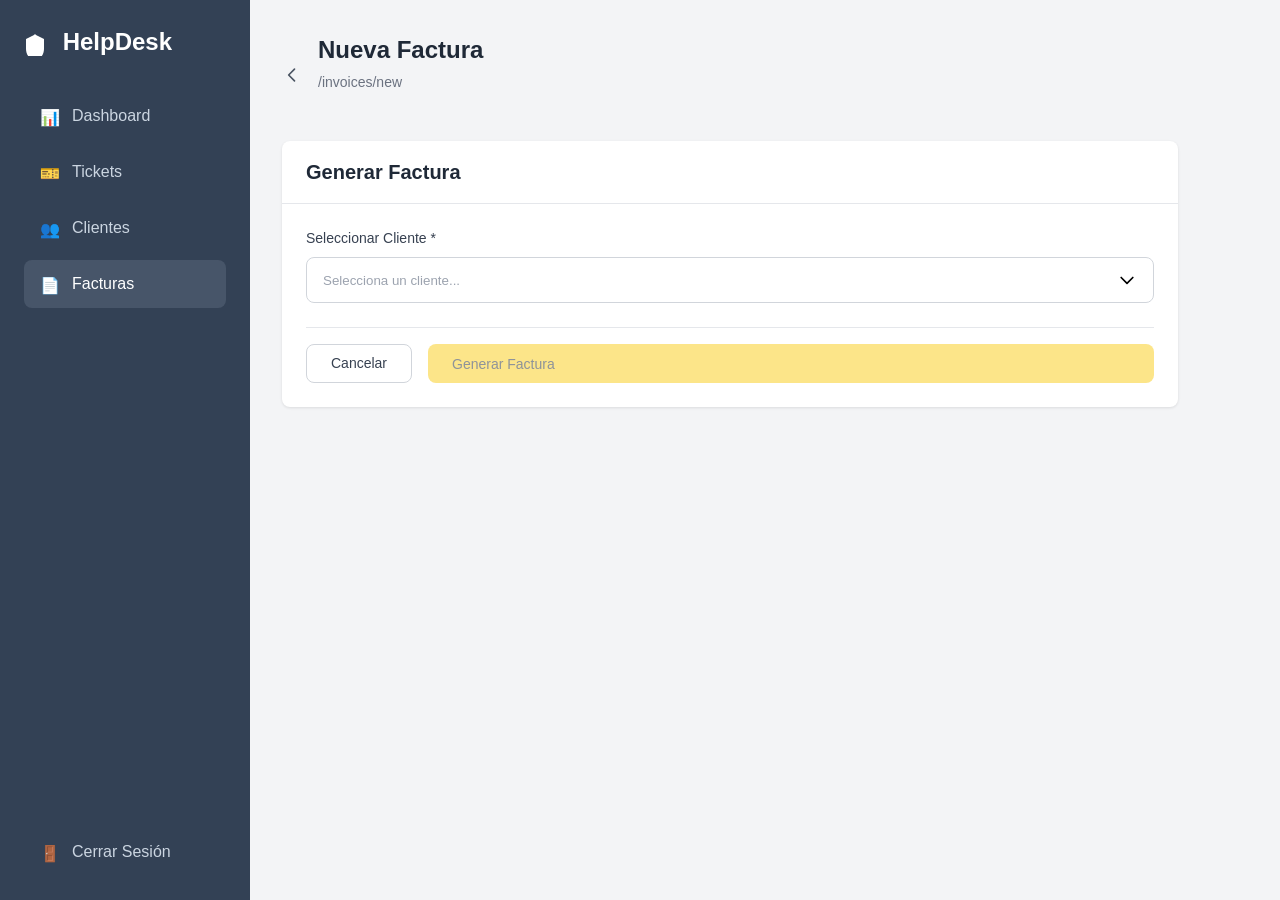
<file: invoice-new.html>
<!DOCTYPE html>
<html lang="es">
<head>
    <meta charset="UTF-8">
    <meta name="viewport" content="width=device-width, initial-scale=1.0">
    <title>Nueva Factura - Sistema de Gestión de Tickets</title>
    <link rel="stylesheet" href="styles.css">
    <style>
        .checkbox-label {
            display: flex;
            align-items: center;
            gap: 0.5rem;
            padding: 0.75rem;
            cursor: pointer;
            border-radius: 0.25rem;
            transition: background-color 0.2s;
        }
        .checkbox-label:hover {
            background-color: #f9fafb;
        }
        .ticket-checkbox {
            width: 16px;
            height: 16px;
            cursor: pointer;
        }
    </style>
</head>
<body>
    <!-- Menu Toggle Button (Mobile) -->
    <button class="menu-toggle" onclick="toggleSidebar()" aria-label="Abrir menú">
        <svg width="24" height="24" fill="none" stroke="currentColor" viewBox="0 0 24 24">
            <path stroke-linecap="round" stroke-linejoin="round" stroke-width="2" d="M4 6h16M4 12h16M4 18h16"/>
        </svg>
    </button>

    <!-- Sidebar Overlay (Mobile) -->
    <div class="sidebar-overlay" id="sidebarOverlay" onclick="closeSidebar()"></div>

    <!-- Sidebar -->
    <aside class="sidebar" id="sidebar">
        <div class="sidebar-logo">
            <svg width="24" height="24" fill="white" viewBox="0 0 24 24" style="display: inline-block; vertical-align: middle; margin-right: 8px;">
                <path d="M12 2L2 7v10c0 5.55 3.84 10.74 9 12 5.16-1.26 9-6.45 9-12V7l-10-5z"/>
            </svg>
            HelpDesk
        </div>
        
        <ul class="sidebar-nav">
            <li>
                <a href="dashboard.html">
                    <span class="icon">📊</span>
                    Dashboard
                </a>
            </li>
            <li>
                <a href="tickets.html">
                    <span class="icon">🎫</span>
                    Tickets
                </a>
            </li>
            <li>
                <a href="clients.html">
                    <span class="icon">👥</span>
                    Clientes
                </a>
            </li>
            <li>
                <a href="invoices.html" class="active">
                    <span class="icon">📄</span>
                    Facturas
                </a>
            </li>
        </ul>
        
        <div style="position: absolute; bottom: 1.5rem; left: 1.5rem; right: 1.5rem;">
            <a href="index.html" style="display: flex; align-items: center; gap: 0.75rem; padding: 0.75rem 1rem; color: #cbd5e1; text-decoration: none; border-radius: 0.5rem;">
                <span class="icon">🚪</span>
                Cerrar Sesión
            </a>
        </div>
    </aside>

    <!-- Main Content -->
    <main class="main-with-sidebar">
        <!-- Header -->
        <div class="flex items-center gap-4 mb-6">
            <a href="invoices.html" class="text-gray-600" style="text-decoration: none;">
                <svg width="20" height="20" fill="none" stroke="currentColor" viewBox="0 0 24 24" style="vertical-align: middle;">
                    <path stroke-linecap="round" stroke-linejoin="round" stroke-width="2" d="M15 19l-7-7 7-7"/>
                </svg>
            </a>
            <div class="page-header">
                <h1 class="page-title">Nueva Factura</h1>
                <p class="page-breadcrumb">/invoices/new</p>
            </div>
        </div>

        <!-- Invoice Form Card -->
        <div class="card max-w-4xl">
            <div class="card-header">
                <h2 class="text-xl">Generar Factura</h2>
            </div>

            <div class="card-body space-y-6">
                <!-- Client Selection -->
                <div>
                    <label class="form-label">Seleccionar Cliente *</label>
                    <div class="dropdown">
                        <button type="button" class="dropdown-toggle" id="clientDropdownBtn" onclick="toggleDropdown('clientDropdown')">
                            <span id="selectedClientText" style="color: #9ca3af;">Selecciona un cliente...</span>
                            <svg width="20" height="20" fill="none" stroke="currentColor" viewBox="0 0 24 24">
                                <path stroke-linecap="round" stroke-linejoin="round" stroke-width="2" d="M19 9l-7 7-7-7"/>
                            </svg>
                        </button>
                        <div class="dropdown-menu" id="clientDropdown">
                            <div class="dropdown-item" onclick="selectClient('12345678A', 'Juan Pérez García', '555-2222')">
                                <div>
                                    <p class="text-gray-900">Juan Pérez García</p>
                                    <p class="text-sm text-gray-500">DNI: 12345678A • 555-2222</p>
                                </div>
                            </div>
                            <div class="dropdown-item" onclick="selectClient('87654321B', 'Ana López Martínez', '555-3393')">
                                <div>
                                    <p class="text-gray-900">Ana López Martínez</p>
                                    <p class="text-sm text-gray-500">DNI: 87654321B • 555-3393</p>
                                </div>
                            </div>
                            <div class="dropdown-item" onclick="selectClient('45678912C', 'Pedro Gómez Ruiz', '555-4444')">
                                <div>
                                    <p class="text-gray-900">Pedro Gómez Ruiz</p>
                                    <p class="text-sm text-gray-500">DNI: 45678912C • 555-4444</p>
                                </div>
                            </div>
                        </div>
                    </div>
                </div>

                <!-- Selected Client Info -->
                <div id="clientInfo" class="bg-gray-50 rounded p-4" style="display: none;">
                    <h3 class="text-sm text-gray-500 mb-2">Cliente seleccionado</h3>
                    <p class="text-gray-900" id="clientName"></p>
                    <p class="text-sm text-gray-600" id="clientDNI"></p>
                    <p class="text-sm text-gray-600" id="clientPhone"></p>
                </div>

                <!-- Tickets Selection -->
                <div id="ticketsSection" style="display: none;">
                    <label class="form-label">Seleccionar Tickets * (<span id="ticketCount">0</span> seleccionados)</label>
                    <div class="border rounded" style="max-height: 320px; overflow-y: auto;">
                        <table class="table">
                            <thead>
                                <tr>
                                    <th style="width: 40px;"></th>
                                    <th>Ticket</th>
                                    <th>Tipo Avería</th>
                                    <th>Fecha</th>
                                    <th>Estado</th>
                                    <th>Monto</th>
                                </tr>
                            </thead>
                            <tbody id="ticketsTableBody">
                            </tbody>
                        </table>
                    </div>
                </div>

                <!-- Pricing Summary -->
                <div id="summarySection" style="display: none; border-top: 1px solid #e5e7eb; padding-top: 1.5rem;" class="space-y-3">
                    <h3 class="text-lg mb-4">Resumen de Factura</h3>
                    
                    <div id="selectedTicketsList" class="space-y-2 mb-4">
                    </div>

                    <div style="border-top: 1px solid #e5e7eb; padding-top: 0.75rem;" class="space-y-2">
                        <div class="flex justify-between">
                            <span class="text-gray-600">Base Imponible (Subtotal)</span>
                            <span class="text-gray-900" id="subtotalAmount">$0.00</span>
                        </div>
                        
                        <div class="flex justify-between">
                            <span class="text-gray-600">IVA (16%)</span>
                            <span class="text-gray-900" id="ivaAmount">$0.00</span>
                        </div>
                        
                        <div class="flex justify-between py-3" style="border-top: 2px solid #e5e7eb;">
                            <span class="text-lg">Total a Pagar</span>
                            <span class="text-lg" id="totalAmount">$0.00</span>
                        </div>
                    </div>

                    <!-- Forma de Pago -->
                    <div style="padding-top: 0.75rem;">
                        <label class="form-label">Forma de Pago</label>
                        <select class="form-select">
                            <option>Efectivo</option>
                            <option>Tarjeta de crédito</option>
                            <option>Tarjeta de débito</option>
                            <option>Transferencia</option>
                        </select>
                    </div>
                </div>

                <!-- Action Buttons -->
                <div class="flex gap-4" style="padding-top: 1rem; border-top: 1px solid #e5e7eb;">
                    <a href="invoices.html" class="btn btn-outline">
                        Cancelar
                    </a>
                    <button onclick="generateInvoice()" class="btn btn-primary" id="generateBtn" disabled style="flex: 1; opacity: 0.5;">
                        Generar Factura
                    </button>
                </div>
            </div>
        </div>
    </main>

    <script>
        let selectedClient = null;
        let selectedTickets = [];
        
        const ticketsData = {
            '12345678A': [
                { id: 'TK124', type: 'Pantalla rota', date: '12/03/2026', status: 'Abierto', amount: 250.00 },
                { id: 'TK100', type: 'Conectividad', date: '15/03/2024', status: 'Cerrado', amount: 45.00 }
            ],
            '87654321B': [
                { id: 'TK123', type: 'Software', date: '25/04/2024', status: 'Cerrado', amount: 80.00 }
            ],
            '45678912C': [
                { id: 'TK122', type: 'Hardware', date: '22/04/2024', status: 'Cerrado', amount: 120.00 }
            ]
        };

        function toggleDropdown(id) {
            const dropdown = document.getElementById(id);
            dropdown.classList.toggle('show');
        }

        function selectClient(dni, name, phone) {
            selectedClient = { dni, name, phone };
            selectedTickets = [];
            
            document.getElementById('selectedClientText').textContent = name;
            document.getElementById('selectedClientText').style.color = '#111827';
            document.getElementById('clientName').textContent = name;
            document.getElementById('clientDNI').textContent = 'DNI: ' + dni;
            document.getElementById('clientPhone').textContent = 'Teléfono: ' + phone;
            document.getElementById('clientInfo').style.display = 'block';
            
            toggleDropdown('clientDropdown');
            loadTickets(dni);
        }

        function loadTickets(dni) {
            const tickets = ticketsData[dni] || [];
            const tbody = document.getElementById('ticketsTableBody');
            tbody.innerHTML = '';
            
            if (tickets.length > 0) {
                document.getElementById('ticketsSection').style.display = 'block';
                
                tickets.forEach(ticket => {
                    const row = tbody.insertRow();
                    row.innerHTML = `
                        <td><input type="checkbox" class="ticket-checkbox" value="${ticket.id}" data-amount="${ticket.amount}" onchange="updateSelection()"></td>
                        <td>#${ticket.id}</td>
                        <td>${ticket.type}</td>
                        <td>${ticket.date}</td>
                        <td><span class="badge ${ticket.status === 'Abierto' ? 'badge-yellow' : 'badge-teal'}">${ticket.status}</span></td>
                        <td>$${ticket.amount.toFixed(2)}</td>
                    `;
                    row.style.cursor = 'pointer';
                    row.onclick = function(e) {
                        if (e.target.type !== 'checkbox') {
                            const checkbox = this.querySelector('input[type="checkbox"]');
                            checkbox.checked = !checkbox.checked;
                            updateSelection();
                        }
                    };
                });
            }
            updateSelection();
        }

        function updateSelection() {
            const checkboxes = document.querySelectorAll('.ticket-checkbox:checked');
            selectedTickets = Array.from(checkboxes).map(cb => ({
                id: cb.value,
                amount: parseFloat(cb.dataset.amount)
            }));
            
            document.getElementById('ticketCount').textContent = selectedTickets.length;
            
            if (selectedTickets.length > 0) {
                document.getElementById('summarySection').style.display = 'block';
                updateSummary();
                document.getElementById('generateBtn').disabled = false;
                document.getElementById('generateBtn').style.opacity = '1';
            } else {
                document.getElementById('summarySection').style.display = 'none';
                document.getElementById('generateBtn').disabled = true;
                document.getElementById('generateBtn').style.opacity = '0.5';
            }
        }

        function updateSummary() {
            const subtotal = selectedTickets.reduce((sum, t) => sum + t.amount, 0);
            const iva = subtotal * 0.16;
            const total = subtotal + iva;
            
            document.getElementById('subtotalAmount').textContent = '$' + subtotal.toFixed(2);
            document.getElementById('ivaAmount').textContent = '$' + iva.toFixed(2);
            document.getElementById('totalAmount').textContent = '$' + total.toFixed(2);
            
            const listDiv = document.getElementById('selectedTicketsList');
            listDiv.innerHTML = selectedTickets.map(ticket => `
                <div class="flex justify-between text-sm py-2 border-b" style="border-color: #f3f4f6;">
                    <span class="text-gray-900">#${ticket.id}</span>
                    <span class="text-gray-900">$${ticket.amount.toFixed(2)}</span>
                </div>
            `).join('');
        }

        function generateInvoice() {
            if (!selectedClient || selectedTickets.length === 0) {
                alert('Por favor selecciona un cliente y al menos un ticket');
                return;
            }
            alert('Factura generada exitosamente');
            window.location.href = 'invoices.html';
        }

        // Cerrar dropdown al hacer clic fuera
        document.addEventListener('click', function(e) {
            if (!e.target.closest('.dropdown')) {
                document.querySelectorAll('.dropdown-menu').forEach(menu => {
                    menu.classList.remove('show');
                });
            }
        });
    </script>
    <script src="sidebar.js"></script>
</body>
</html>
</file>
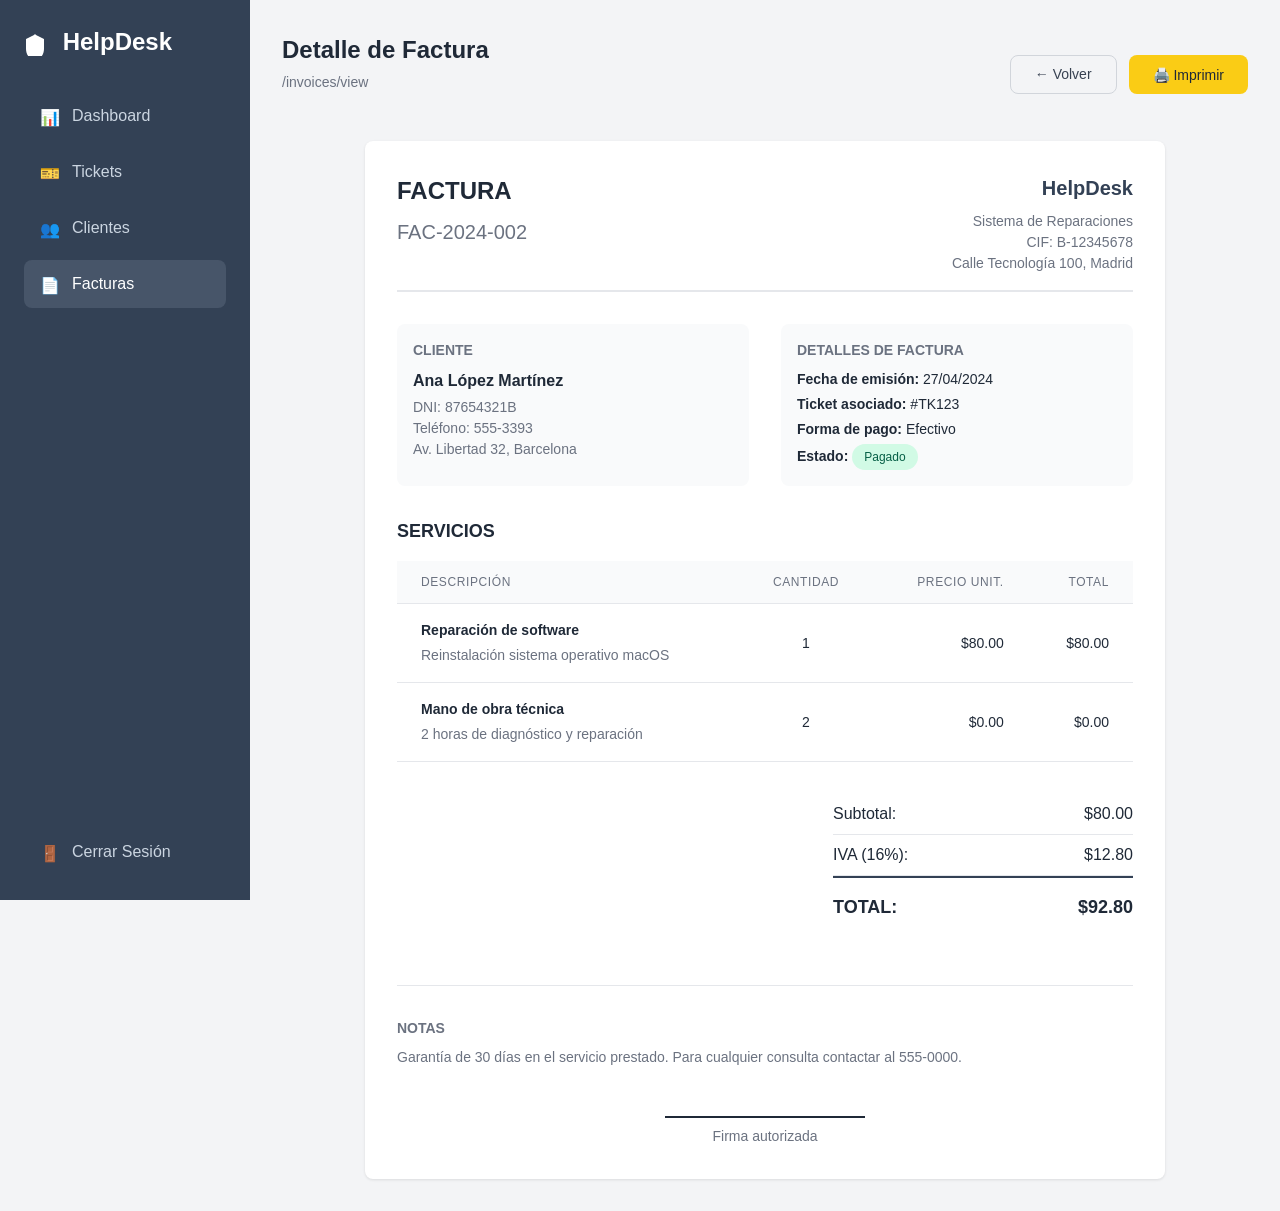
<file: invoice-view.html>
<!DOCTYPE html>
<html lang="es">
<head>
    <meta charset="UTF-8">
    <meta name="viewport" content="width=device-width, initial-scale=1.0">
    <title>Ver Factura - Sistema de Gestión de Tickets</title>
    <link rel="stylesheet" href="styles.css">
</head>
<body>
    <!-- Menu Toggle Button (Mobile) -->
    <button class="menu-toggle" onclick="toggleSidebar()" aria-label="Abrir menú">
        <svg width="24" height="24" fill="none" stroke="currentColor" viewBox="0 0 24 24">
            <path stroke-linecap="round" stroke-linejoin="round" stroke-width="2" d="M4 6h16M4 12h16M4 18h16"/>
        </svg>
    </button>

    <!-- Sidebar Overlay (Mobile) -->
    <div class="sidebar-overlay" id="sidebarOverlay" onclick="closeSidebar()"></div>

    <!-- Sidebar -->
    <aside class="sidebar" id="sidebar">
        <div class="sidebar-logo">
            <svg width="24" height="24" fill="white" viewBox="0 0 24 24" style="display: inline-block; vertical-align: middle; margin-right: 8px;">
                <path d="M12 2L2 7v10c0 5.55 3.84 10.74 9 12 5.16-1.26 9-6.45 9-12V7l-10-5z"/>
            </svg>
            HelpDesk
        </div>
        
        <ul class="sidebar-nav">
            <li>
                <a href="dashboard.html">
                    <span class="icon">📊</span>
                    Dashboard
                </a>
            </li>
            <li>
                <a href="tickets.html">
                    <span class="icon">🎫</span>
                    Tickets
                </a>
            </li>
            <li>
                <a href="clients.html">
                    <span class="icon">👥</span>
                    Clientes
                </a>
            </li>
            <li>
                <a href="invoices.html" class="active">
                    <span class="icon">📄</span>
                    Facturas
                </a>
            </li>
        </ul>
        
        <div style="position: absolute; bottom: 1.5rem; left: 1.5rem; right: 1.5rem;">
            <a href="index.html" style="display: flex; align-items: center; gap: 0.75rem; padding: 0.75rem 1rem; color: #cbd5e1; text-decoration: none; border-radius: 0.5rem;">
                <span class="icon">🚪</span>
                Cerrar Sesión
            </a>
        </div>
    </aside>

    <!-- Main Content -->
    <main class="main-with-sidebar">
        <!-- Header -->
        <div class="flex items-center justify-between mb-6">
            <div class="page-header">
                <h1 class="page-title">Detalle de Factura</h1>
                <p class="page-breadcrumb">/invoices/view</p>
            </div>
            <div style="display: flex; gap: 0.75rem;">
                <a href="invoices.html" class="btn btn-outline">← Volver</a>
                <button class="btn btn-primary" onclick="window.print()">🖨️ Imprimir</button>
            </div>
        </div>

        <!-- Invoice Container -->
        <div class="invoice-container card">
            <!-- Header -->
            <div class="invoice-header">
                <div>
                    <h2 style="font-size: 1.5rem; font-weight: 600; margin-bottom: 0.5rem;">FACTURA</h2>
                    <p style="font-size: 1.25rem; color: #6b7280;">FAC-2024-002</p>
                </div>
                <div style="text-align: right;">
                    <div style="font-size: 1.25rem; font-weight: bold; color: #334155; margin-bottom: 0.5rem;">HelpDesk</div>
                    <p style="font-size: 0.875rem; color: #6b7280;">Sistema de Reparaciones</p>
                    <p style="font-size: 0.875rem; color: #6b7280;">CIF: B-12345678</p>
                    <p style="font-size: 0.875rem; color: #6b7280;">Calle Tecnología 100, Madrid</p>
                </div>
            </div>

            <!-- Información Cliente y Factura -->
            <div class="invoice-info">
                <div class="invoice-section">
                    <h3>CLIENTE</h3>
                    <p style="font-weight: 600; margin-bottom: 0.25rem;">Ana López Martínez</p>
                    <p style="font-size: 0.875rem; color: #6b7280;">DNI: 87654321B</p>
                    <p style="font-size: 0.875rem; color: #6b7280;">Teléfono: 555-3393</p>
                    <p style="font-size: 0.875rem; color: #6b7280;">Av. Libertad 32, Barcelona</p>
                </div>
                <div class="invoice-section">
                    <h3>DETALLES DE FACTURA</h3>
                    <p style="font-size: 0.875rem; margin-bottom: 0.25rem;"><strong>Fecha de emisión:</strong> 27/04/2024</p>
                    <p style="font-size: 0.875rem; margin-bottom: 0.25rem;"><strong>Ticket asociado:</strong> #TK123</p>
                    <p style="font-size: 0.875rem; margin-bottom: 0.25rem;"><strong>Forma de pago:</strong> Efectivo</p>
                    <p style="font-size: 0.875rem;"><strong>Estado:</strong> <span class="badge badge-green">Pagado</span></p>
                </div>
            </div>

            <!-- Detalles de Servicios -->
            <div class="invoice-table">
                <h3 style="font-size: 1.125rem; font-weight: 600; margin-bottom: 1rem;">SERVICIOS</h3>
                <table class="table">
                    <thead>
                        <tr>
                            <th>Descripción</th>
                            <th style="text-align: center;">Cantidad</th>
                            <th style="text-align: right;">Precio Unit.</th>
                            <th style="text-align: right;">Total</th>
                        </tr>
                    </thead>
                    <tbody>
                        <tr>
                            <td>
                                <strong>Reparación de software</strong>
                                <p style="font-size: 0.875rem; color: #6b7280; margin-top: 0.25rem;">Reinstalación sistema operativo macOS</p>
                            </td>
                            <td style="text-align: center;">1</td>
                            <td style="text-align: right;">$80.00</td>
                            <td style="text-align: right;">$80.00</td>
                        </tr>
                        <tr>
                            <td>
                                <strong>Mano de obra técnica</strong>
                                <p style="font-size: 0.875rem; color: #6b7280; margin-top: 0.25rem;">2 horas de diagnóstico y reparación</p>
                            </td>
                            <td style="text-align: center;">2</td>
                            <td style="text-align: right;">$0.00</td>
                            <td style="text-align: right;">$0.00</td>
                        </tr>
                    </tbody>
                </table>
            </div>

            <!-- Totales -->
            <div class="invoice-totals">
                <div class="invoice-totals-box">
                    <div class="invoice-total-row">
                        <span>Subtotal:</span>
                        <span>$80.00</span>
                    </div>
                    <div class="invoice-total-row">
                        <span>IVA (16%):</span>
                        <span>$12.80</span>
                    </div>
                    <div class="invoice-total-row final">
                        <span>TOTAL:</span>
                        <span>$92.80</span>
                    </div>
                </div>
            </div>

            <!-- Notas -->
            <div style="margin-top: 3rem; padding-top: 2rem; border-top: 1px solid #e5e7eb;">
                <h3 style="font-size: 0.875rem; font-weight: 600; margin-bottom: 0.5rem; color: #6b7280;">NOTAS</h3>
                <p style="font-size: 0.875rem; color: #6b7280;">Garantía de 30 días en el servicio prestado. Para cualquier consulta contactar al 555-0000.</p>
            </div>

            <!-- Firma -->
            <div style="margin-top: 3rem; text-align: center;">
                <div style="border-top: 2px solid #1f2937; width: 200px; margin: 0 auto;"></div>
                <p style="margin-top: 0.5rem; font-size: 0.875rem; color: #6b7280;">Firma autorizada</p>
            </div>
        </div>
    </main>

    <style>
        @media print {
            .sidebar,
            .page-header,
            .btn {
                display: none !important;
            }
            
            .main-with-sidebar {
                margin-left: 0 !important;
                padding: 0 !important;
            }
            
            .invoice-container {
                box-shadow: none !important;
                padding: 2cm !important;
            }
        }
    </style>
    <script src="sidebar.js"></script>
</body>
</html>
</file>
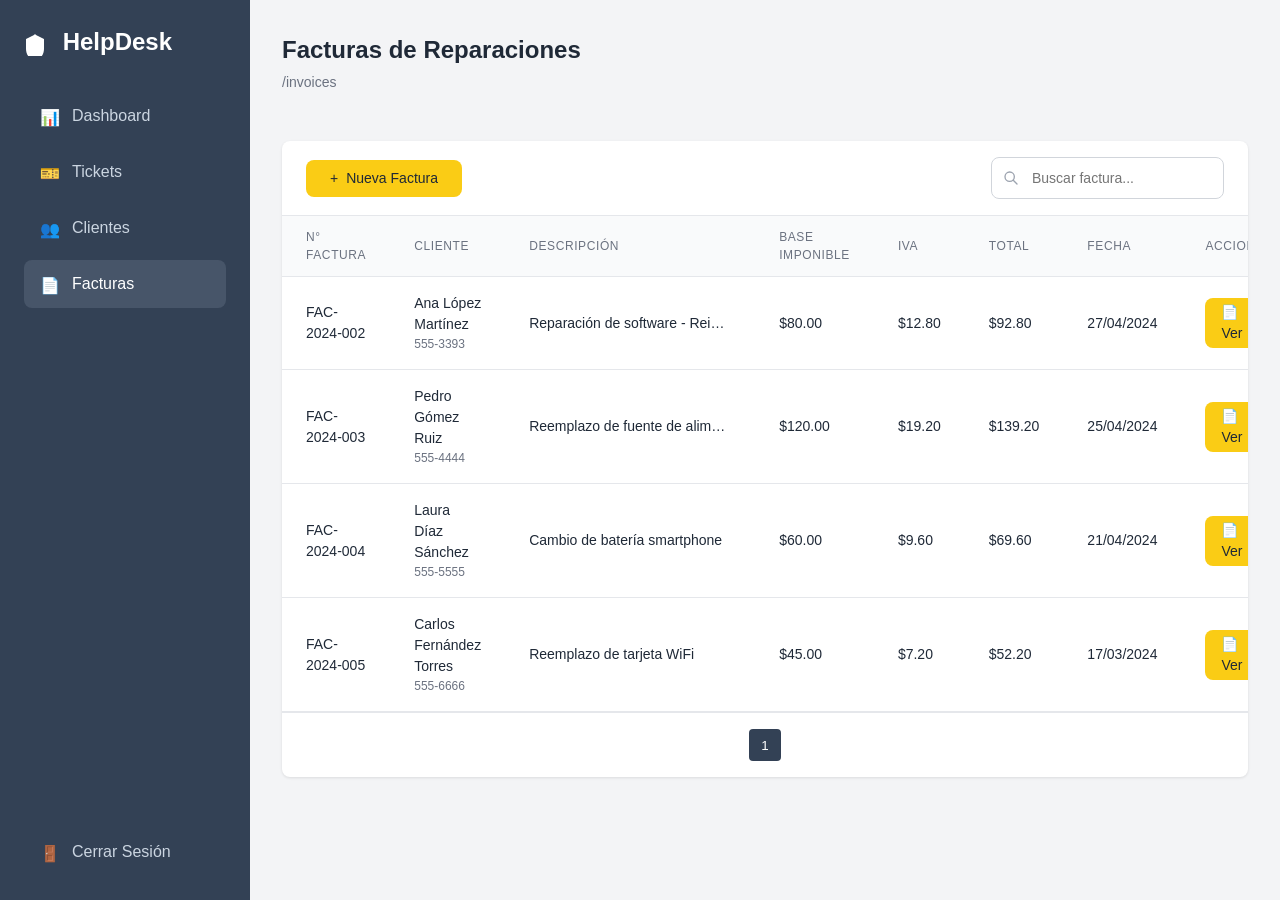
<file: invoices.html>
<!DOCTYPE html>
<html lang="es">
<head>
    <meta charset="UTF-8">
    <meta name="viewport" content="width=device-width, initial-scale=1.0">
    <title>Facturas - Sistema de Gestión de Tickets</title>
    <link rel="stylesheet" href="styles.css">
</head>
<body>
    <!-- Menu Toggle Button (Mobile) -->
    <button class="menu-toggle" onclick="toggleSidebar()" aria-label="Abrir menú">
        <svg width="24" height="24" fill="none" stroke="currentColor" viewBox="0 0 24 24">
            <path stroke-linecap="round" stroke-linejoin="round" stroke-width="2" d="M4 6h16M4 12h16M4 18h16"/>
        </svg>
    </button>

    <!-- Sidebar Overlay (Mobile) -->
    <div class="sidebar-overlay" id="sidebarOverlay" onclick="closeSidebar()"></div>

    <!-- Sidebar -->
    <aside class="sidebar" id="sidebar">
        <div class="sidebar-logo">
            <svg width="24" height="24" fill="white" viewBox="0 0 24 24" style="display: inline-block; vertical-align: middle; margin-right: 8px;">
                <path d="M12 2L2 7v10c0 5.55 3.84 10.74 9 12 5.16-1.26 9-6.45 9-12V7l-10-5z"/>
            </svg>
            HelpDesk
        </div>
        
        <ul class="sidebar-nav">
            <li>
                <a href="dashboard.html">
                    <span class="icon">📊</span>
                    Dashboard
                </a>
            </li>
            <li>
                <a href="tickets.html">
                    <span class="icon">🎫</span>
                    Tickets
                </a>
            </li>
            <li>
                <a href="clients.html">
                    <span class="icon">👥</span>
                    Clientes
                </a>
            </li>
            <li>
                <a href="invoices.html" class="active">
                    <span class="icon">📄</span>
                    Facturas
                </a>
            </li>
        </ul>
        
        <div style="position: absolute; bottom: 1.5rem; left: 1.5rem; right: 1.5rem;">
            <a href="index.html" style="display: flex; align-items: center; gap: 0.75rem; padding: 0.75rem 1rem; color: #cbd5e1; text-decoration: none; border-radius: 0.5rem;">
                <span class="icon">🚪</span>
                Cerrar Sesión
            </a>
        </div>
    </aside>

    <!-- Main Content -->
    <main class="main-with-sidebar">
        <!-- Header -->
        <div class="flex items-center justify-between mb-6">
            <div class="page-header">
                <h1 class="page-title">Facturas de Reparaciones</h1>
                <p class="page-breadcrumb">/invoices</p>
            </div>
        </div>

        <!-- Invoices Table Card -->
        <div class="card">
            <div class="card-header">
                <div class="flex items-center justify-between">
                    <a href="invoice-new.html" class="btn btn-primary">
                        <span>+</span>
                        Nueva Factura
                    </a>

                    <div class="search-box">
                        <svg class="search-icon" fill="none" stroke="currentColor" viewBox="0 0 24 24">
                            <path stroke-linecap="round" stroke-linejoin="round" stroke-width="2" d="M21 21l-6-6m2-5a7 7 0 11-14 0 7 7 0 0114 0z"/>
                        </svg>
                        <input type="text" class="form-input" placeholder="Buscar factura..." style="padding-left: 2.5rem;">
                    </div>
                </div>
            </div>

            <div class="table-container">
                <table class="table">
                    <thead>
                        <tr>
                            <th>N° Factura</th>
                            <th>Cliente</th>
                            <th>Descripción</th>
                            <th>Base Imponible</th>
                            <th>IVA</th>
                            <th>Total</th>
                            <th>Fecha</th>
                            <th>Acciones</th>
                        </tr>
                    </thead>
                    <tbody>
                        <tr>
                            <td>FAC-2024-002</td>
                            <td>
                                Ana López Martínez
                                <p class="text-xs text-gray-500">555-3393</p>
                            </td>
                            <td class="truncate" style="max-width: 250px;">Reparación de software - Reinstalación sistema operativo macOS</td>
                            <td>$80.00</td>
                            <td>$12.80</td>
                            <td style="font-weight: 500;">$92.80</td>
                            <td>27/04/2024</td>
                            <td>
                                <a href="invoice-view.html?id=FAC-2024-002" class="btn btn-primary btn-sm" style="gap: 0.25rem;">
                                    📄 Ver
                                </a>
                            </td>
                        </tr>
                        <tr>
                            <td>FAC-2024-003</td>
                            <td>
                                Pedro Gómez Ruiz
                                <p class="text-xs text-gray-500">555-4444</p>
                            </td>
                            <td class="truncate" style="max-width: 250px;">Reemplazo de fuente de alimentación</td>
                            <td>$120.00</td>
                            <td>$19.20</td>
                            <td style="font-weight: 500;">$139.20</td>
                            <td>25/04/2024</td>
                            <td>
                                <a href="invoice-view.html?id=FAC-2024-003" class="btn btn-primary btn-sm" style="gap: 0.25rem;">
                                    📄 Ver
                                </a>
                            </td>
                        </tr>
                        <tr>
                            <td>FAC-2024-004</td>
                            <td>
                                Laura Díaz Sánchez
                                <p class="text-xs text-gray-500">555-5555</p>
                            </td>
                            <td class="truncate" style="max-width: 250px;">Cambio de batería smartphone</td>
                            <td>$60.00</td>
                            <td>$9.60</td>
                            <td style="font-weight: 500;">$69.60</td>
                            <td>21/04/2024</td>
                            <td>
                                <a href="invoice-view.html?id=FAC-2024-004" class="btn btn-primary btn-sm" style="gap: 0.25rem;">
                                    📄 Ver
                                </a>
                            </td>
                        </tr>
                        <tr>
                            <td>FAC-2024-005</td>
                            <td>
                                Carlos Fernández Torres
                                <p class="text-xs text-gray-500">555-6666</p>
                            </td>
                            <td class="truncate" style="max-width: 250px;">Reemplazo de tarjeta WiFi</td>
                            <td>$45.00</td>
                            <td>$7.20</td>
                            <td style="font-weight: 500;">$52.20</td>
                            <td>17/03/2024</td>
                            <td>
                                <a href="invoice-view.html?id=FAC-2024-005" class="btn btn-primary btn-sm" style="gap: 0.25rem;">
                                    📄 Ver
                                </a>
                            </td>
                        </tr>
                    </tbody>
                </table>
            </div>

            <div class="pagination">
                <button class="active">1</button>
            </div>
        </div>
    </main>
    <script src="sidebar.js"></script>
</body>
</html>
</file>
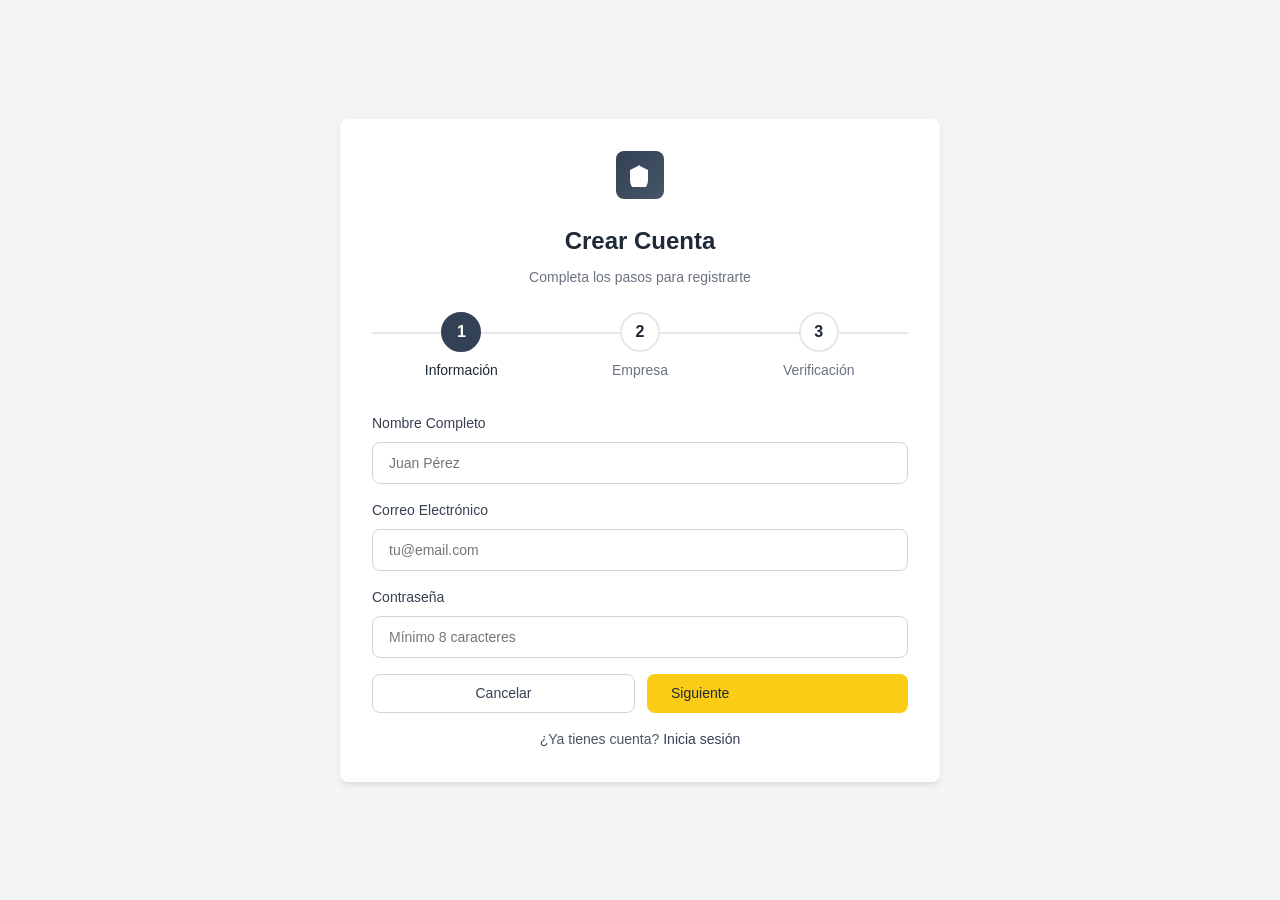
<file: signup.html>
<!DOCTYPE html>
<html lang="es">
<head>
    <meta charset="UTF-8">
    <meta name="viewport" content="width=device-width, initial-scale=1.0">
    <title>Registro - Sistema de Gestión de Tickets</title>
    <link rel="stylesheet" href="styles.css">
</head>
<body>
    <div class="auth-container">
        <div class="auth-card" style="max-width: 600px;">
            <!-- Logo -->
            <div class="auth-logo">
                <svg width="24" height="24" fill="white" viewBox="0 0 24 24">
                    <path d="M12 2L2 7v10c0 5.55 3.84 10.74 9 12 5.16-1.26 9-6.45 9-12V7l-10-5z"/>
                </svg>
            </div>
            
            <h1 class="text-2xl text-center mb-2">Crear Cuenta</h1>
            <p class="text-sm text-gray-500 text-center mb-6">Completa los pasos para registrarte</p>
            
            <!-- Progress Steps -->
            <div class="progress-steps">
                <div class="progress-step active" id="step1">
                    <div class="progress-step-circle">1</div>
                    <span class="progress-step-label">Información</span>
                </div>
                <div class="progress-step" id="step2">
                    <div class="progress-step-circle">2</div>
                    <span class="progress-step-label">Empresa</span>
                </div>
                <div class="progress-step" id="step3">
                    <div class="progress-step-circle">3</div>
                    <span class="progress-step-label">Verificación</span>
                </div>
            </div>
            
            <!-- Formulario Paso 1 -->
            <form id="signupStep1" class="signup-form active">
                <div class="form-group">
                    <label class="form-label" for="nombre">Nombre Completo</label>
                    <input 
                        type="text" 
                        id="nombre" 
                        class="form-input" 
                        placeholder="Juan Pérez"
                        required
                    >
                </div>
                
                <div class="form-group">
                    <label class="form-label" for="email1">Correo Electrónico</label>
                    <input 
                        type="email" 
                        id="email1" 
                        class="form-input" 
                        placeholder="tu@email.com"
                        required
                    >
                </div>
                
                <div class="form-group">
                    <label class="form-label" for="password1">Contraseña</label>
                    <input 
                        type="password" 
                        id="password1" 
                        class="form-input" 
                        placeholder="Mínimo 8 caracteres"
                        required
                    >
                </div>
                
                <div class="flex gap-3">
                    <a href="index.html" class="btn btn-outline" style="flex: 1; justify-content: center;">
                        Cancelar
                    </a>
                    <button type="button" onclick="nextStep(2)" class="btn btn-primary" style="flex: 1;">
                        Siguiente
                    </button>
                </div>
            </form>
            
            <!-- Formulario Paso 2 -->
            <form id="signupStep2" class="signup-form" style="display: none;">
                <div class="form-group">
                    <label class="form-label" for="empresa">Nombre de la Empresa</label>
                    <input 
                        type="text" 
                        id="empresa" 
                        class="form-input" 
                        placeholder="Tu Empresa S.L."
                        required
                    >
                </div>
                
                <div class="form-group">
                    <label class="form-label" for="telefono">Teléfono</label>
                    <input 
                        type="tel" 
                        id="telefono" 
                        class="form-input" 
                        placeholder="+34 600 000 000"
                        required
                    >
                </div>
                
                <div class="form-group">
                    <label class="form-label" for="direccion">Dirección</label>
                    <input 
                        type="text" 
                        id="direccion" 
                        class="form-input" 
                        placeholder="Calle Principal 123"
                        required
                    >
                </div>
                
                <div class="flex gap-3">
                    <button type="button" onclick="nextStep(1)" class="btn btn-outline" style="flex: 1;">
                        Atrás
                    </button>
                    <button type="button" onclick="nextStep(3)" class="btn btn-primary" style="flex: 1;">
                        Siguiente
                    </button>
                </div>
            </form>
            
            <!-- Formulario Paso 3 -->
            <form id="signupStep3" class="signup-form" style="display: none;">
                <div class="text-center mb-6">
                    <div style="width: 64px; height: 64px; background: #dbeafe; border-radius: 50%; display: flex; align-items: center; justify-content: center; margin: 0 auto 1rem;">
                        <svg width="32" height="32" fill="#1e40af" viewBox="0 0 24 24">
                            <path d="M9 16.17L4.83 12l-1.42 1.41L9 19 21 7l-1.41-1.41z"/>
                        </svg>
                    </div>
                    <h3 class="text-lg mb-2">Verifica tu información</h3>
                    <p class="text-sm text-gray-600">Revisa que todos los datos sean correctos</p>
                </div>
                
                <div class="bg-gray-50 rounded p-4 mb-6 space-y-3">
                    <div>
                        <span class="text-sm text-gray-500">Nombre:</span>
                        <p class="text-gray-900" id="reviewNombre">-</p>
                    </div>
                    <div>
                        <span class="text-sm text-gray-500">Email:</span>
                        <p class="text-gray-900" id="reviewEmail">-</p>
                    </div>
                    <div>
                        <span class="text-sm text-gray-500">Empresa:</span>
                        <p class="text-gray-900" id="reviewEmpresa">-</p>
                    </div>
                    <div>
                        <span class="text-sm text-gray-500">Teléfono:</span>
                        <p class="text-gray-900" id="reviewTelefono">-</p>
                    </div>
                </div>
                
                <div class="form-group" style="display: flex; align-items: center; gap: 0.5rem;">
                    <input type="checkbox" id="terms" style="width: auto;" required>
                    <label for="terms" style="margin: 0; font-size: 0.875rem;">
                        Acepto los <a href="#" style="color: #334155;">términos y condiciones</a>
                    </label>
                </div>
                
                <div class="flex gap-3">
                    <button type="button" onclick="nextStep(2)" class="btn btn-outline" style="flex: 1;">
                        Atrás
                    </button>
                    <button type="submit" class="btn btn-primary" style="flex: 1;">
                        Crear Cuenta
                    </button>
                </div>
            </form>
            
            <div class="text-center mt-4">
                <p class="text-sm text-gray-600">
                    ¿Ya tienes cuenta? <a href="index.html" style="color: #334155; text-decoration: none;">Inicia sesión</a>
                </p>
            </div>
        </div>
    </div>

    <script>
        function nextStep(step) {
            // Ocultar todos los formularios
            document.querySelectorAll('.signup-form').forEach(form => {
                form.style.display = 'none';
            });
            
            // Remover active de todos los steps
            document.querySelectorAll('.progress-step').forEach(s => {
                s.classList.remove('active', 'completed');
            });
            
            // Mostrar el formulario actual
            document.getElementById('signupStep' + step).style.display = 'block';
            
            // Actualizar el indicador de progreso
            for (let i = 1; i <= 3; i++) {
                const stepEl = document.getElementById('step' + i);
                if (i < step) {
                    stepEl.classList.add('completed');
                } else if (i === step) {
                    stepEl.classList.add('active');
                }
            }
            
            // Si es el paso 3, llenar el resumen
            if (step === 3) {
                document.getElementById('reviewNombre').textContent = document.getElementById('nombre').value;
                document.getElementById('reviewEmail').textContent = document.getElementById('email1').value;
                document.getElementById('reviewEmpresa').textContent = document.getElementById('empresa').value;
                document.getElementById('reviewTelefono').textContent = document.getElementById('telefono').value;
            }
        }
        
        document.getElementById('signupStep3').addEventListener('submit', function(e) {
            e.preventDefault();
            alert('¡Cuenta creada exitosamente!');
            window.location.href = 'dashboard.html';
        });
    </script>
</body>
</html>
</file>
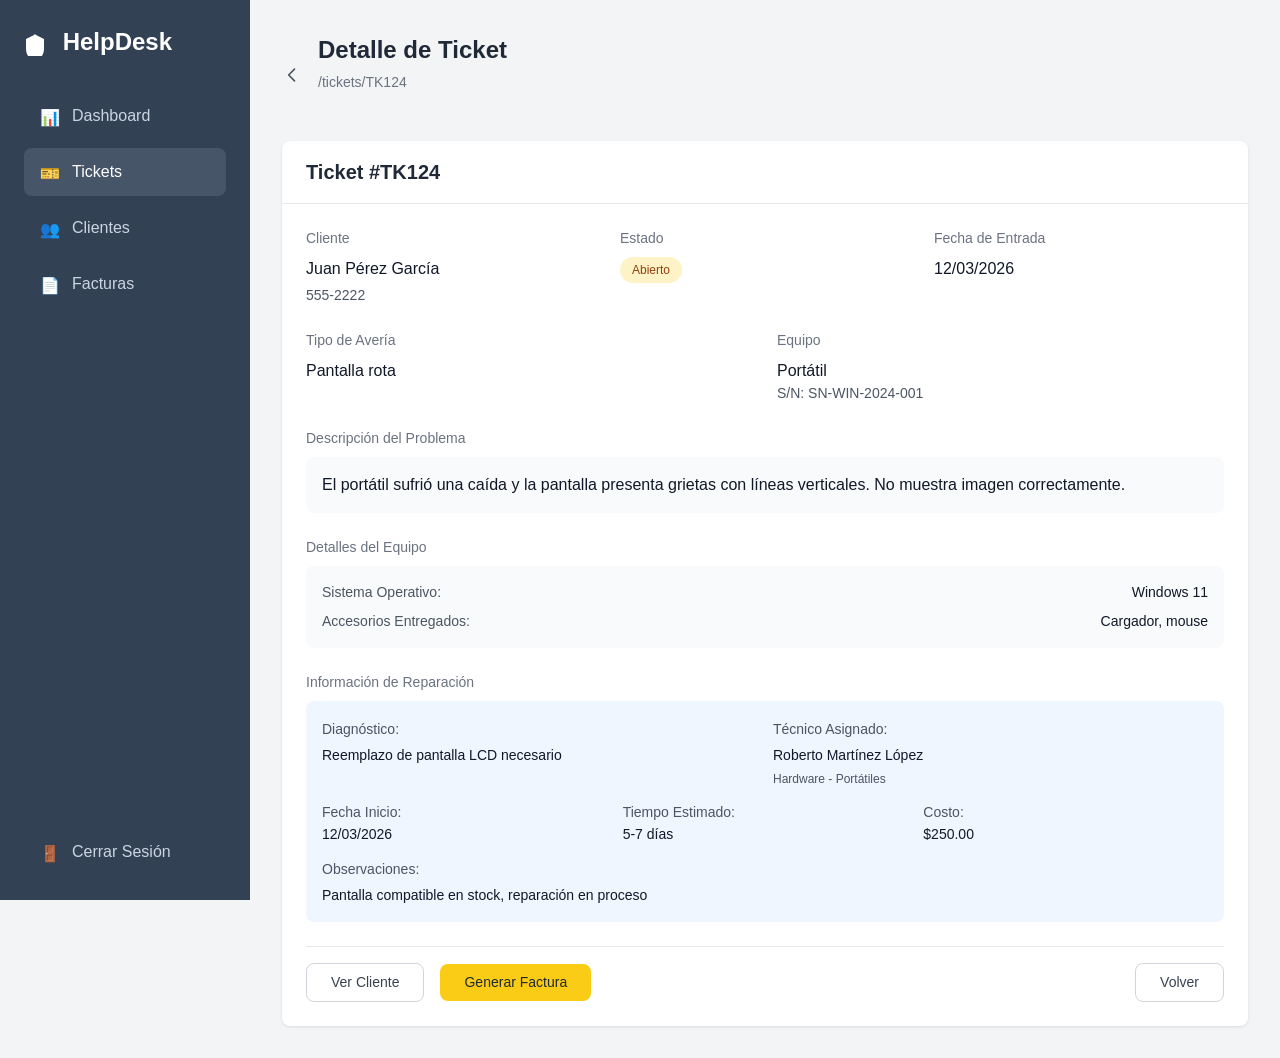
<file: ticket-detail.html>
<!DOCTYPE html>
<html lang="es">
<head>
    <meta charset="UTF-8">
    <meta name="viewport" content="width=device-width, initial-scale=1.0">
    <title>Detalle de Ticket - Sistema de Gestión de Tickets</title>
    <link rel="stylesheet" href="styles.css">
</head>
<body>
    <!-- Menu Toggle Button (Mobile) -->
    <button class="menu-toggle" onclick="toggleSidebar()" aria-label="Abrir menú">
        <svg width="24" height="24" fill="none" stroke="currentColor" viewBox="0 0 24 24">
            <path stroke-linecap="round" stroke-linejoin="round" stroke-width="2" d="M4 6h16M4 12h16M4 18h16"/>
        </svg>
    </button>

    <!-- Sidebar Overlay (Mobile) -->
    <div class="sidebar-overlay" id="sidebarOverlay" onclick="closeSidebar()"></div>

    <!-- Sidebar -->
    <aside class="sidebar" id="sidebar">
        <div class="sidebar-logo">
            <svg width="24" height="24" fill="white" viewBox="0 0 24 24" style="display: inline-block; vertical-align: middle; margin-right: 8px;">
                <path d="M12 2L2 7v10c0 5.55 3.84 10.74 9 12 5.16-1.26 9-6.45 9-12V7l-10-5z"/>
            </svg>
            HelpDesk
        </div>
        
        <ul class="sidebar-nav">
            <li>
                <a href="dashboard.html">
                    <span class="icon">📊</span>
                    Dashboard
                </a>
            </li>
            <li>
                <a href="tickets.html" class="active">
                    <span class="icon">🎫</span>
                    Tickets
                </a>
            </li>
            <li>
                <a href="clients.html">
                    <span class="icon">👥</span>
                    Clientes
                </a>
            </li>
            <li>
                <a href="invoices.html">
                    <span class="icon">📄</span>
                    Facturas
                </a>
            </li>
        </ul>
        
        <div style="position: absolute; bottom: 1.5rem; left: 1.5rem; right: 1.5rem;">
            <a href="index.html" style="display: flex; align-items: center; gap: 0.75rem; padding: 0.75rem 1rem; color: #cbd5e1; text-decoration: none; border-radius: 0.5rem;">
                <span class="icon">🚪</span>
                Cerrar Sesión
            </a>
        </div>
    </aside>

    <!-- Main Content -->
    <main class="main-with-sidebar">
        <!-- Header -->
        <div class="flex items-center gap-4 mb-6">
            <a href="tickets.html" class="text-gray-600" style="text-decoration: none;">
                <svg width="20" height="20" fill="none" stroke="currentColor" viewBox="0 0 24 24" style="vertical-align: middle;">
                    <path stroke-linecap="round" stroke-linejoin="round" stroke-width="2" d="M15 19l-7-7 7-7"/>
                </svg>
            </a>
            <div class="page-header">
                <h1 class="page-title">Detalle de Ticket</h1>
                <p class="page-breadcrumb">/tickets/TK124</p>
            </div>
        </div>

        <!-- Ticket Detail Card -->
        <div class="card">
            <div class="card-header">
                <h2 class="text-xl">Ticket #TK124</h2>
            </div>

            <div class="card-body space-y-6">
                <!-- Basic Info Grid -->
                <div class="grid grid-cols-3 gap-6">
                    <div>
                        <p class="text-sm text-gray-500 mb-2">Cliente</p>
                        <p class="text-gray-900">Juan Pérez García</p>
                        <p class="text-sm text-gray-600 mt-1">555-2222</p>
                    </div>
                    <div>
                        <p class="text-sm text-gray-500 mb-2">Estado</p>
                        <span class="badge badge-yellow">Abierto</span>
                    </div>
                    <div>
                        <p class="text-sm text-gray-500 mb-2">Fecha de Entrada</p>
                        <p class="text-gray-900">12/03/2026</p>
                    </div>
                </div>

                <!-- Avería Info -->
                <div class="grid grid-cols-2 gap-6">
                    <div>
                        <p class="text-sm text-gray-500 mb-2">Tipo de Avería</p>
                        <p class="text-gray-900">Pantalla rota</p>
                    </div>
                    <div>
                        <p class="text-sm text-gray-500 mb-2">Equipo</p>
                        <p class="text-gray-900">Portátil</p>
                        <p class="text-sm text-gray-600">S/N: SN-WIN-2024-001</p>
                    </div>
                </div>

                <!-- Description -->
                <div>
                    <p class="text-sm text-gray-500 mb-2">Descripción del Problema</p>
                    <div class="bg-gray-50 rounded p-4">
                        <p class="text-gray-900">El portátil sufrió una caída y la pantalla presenta grietas con líneas verticales. No muestra imagen correctamente.</p>
                    </div>
                </div>

                <!-- Equipment Details -->
                <div>
                    <p class="text-sm text-gray-500 mb-2">Detalles del Equipo</p>
                    <div class="bg-gray-50 rounded p-4 space-y-2">
                        <div class="flex justify-between">
                            <span class="text-sm text-gray-600">Sistema Operativo:</span>
                            <span class="text-sm text-gray-900">Windows 11</span>
                        </div>
                        <div class="flex justify-between">
                            <span class="text-sm text-gray-600">Accesorios Entregados:</span>
                            <span class="text-sm text-gray-900">Cargador, mouse</span>
                        </div>
                    </div>
                </div>

                <!-- Reparación Info -->
                <div>
                    <p class="text-sm text-gray-500 mb-2">Información de Reparación</p>
                    <div class="bg-blue-50 rounded p-4 space-y-3">
                        <div class="grid grid-cols-2 gap-4">
                            <div>
                                <span class="text-sm text-gray-600">Diagnóstico:</span>
                                <p class="text-sm text-gray-900 mt-1">Reemplazo de pantalla LCD necesario</p>
                            </div>
                            <div>
                                <span class="text-sm text-gray-600">Técnico Asignado:</span>
                                <p class="text-sm text-gray-900 mt-1">Roberto Martínez López</p>
                                <p class="text-xs text-gray-600 mt-1">Hardware - Portátiles</p>
                            </div>
                        </div>
                        <div class="grid grid-cols-3 gap-4">
                            <div>
                                <span class="text-sm text-gray-600">Fecha Inicio:</span>
                                <p class="text-sm text-gray-900">12/03/2026</p>
                            </div>
                            <div>
                                <span class="text-sm text-gray-600">Tiempo Estimado:</span>
                                <p class="text-sm text-gray-900">5-7 días</p>
                            </div>
                            <div>
                                <span class="text-sm text-gray-600">Costo:</span>
                                <p class="text-sm text-gray-900">$250.00</p>
                            </div>
                        </div>
                        <div>
                            <span class="text-sm text-gray-600">Observaciones:</span>
                            <p class="text-sm text-gray-900 mt-1">Pantalla compatible en stock, reparación en proceso</p>
                        </div>
                    </div>
                </div>

                <!-- Action Buttons -->
                <div class="flex items-center gap-4" style="padding-top: 1rem; border-top: 1px solid #e5e7eb;">
                    <a href="client-detail.html?id=12345678A" class="btn btn-outline">
                        Ver Cliente
                    </a>
                    <a href="invoice-generate.html?ticket=TK124" class="btn btn-primary">
                        Generar Factura
                    </a>
                    <a href="tickets.html" class="btn btn-outline" style="margin-left: auto;">
                        Volver
                    </a>
                </div>
            </div>
        </div>
    </main>
    <script src="sidebar.js"></script>
</body>
</html>
</file>
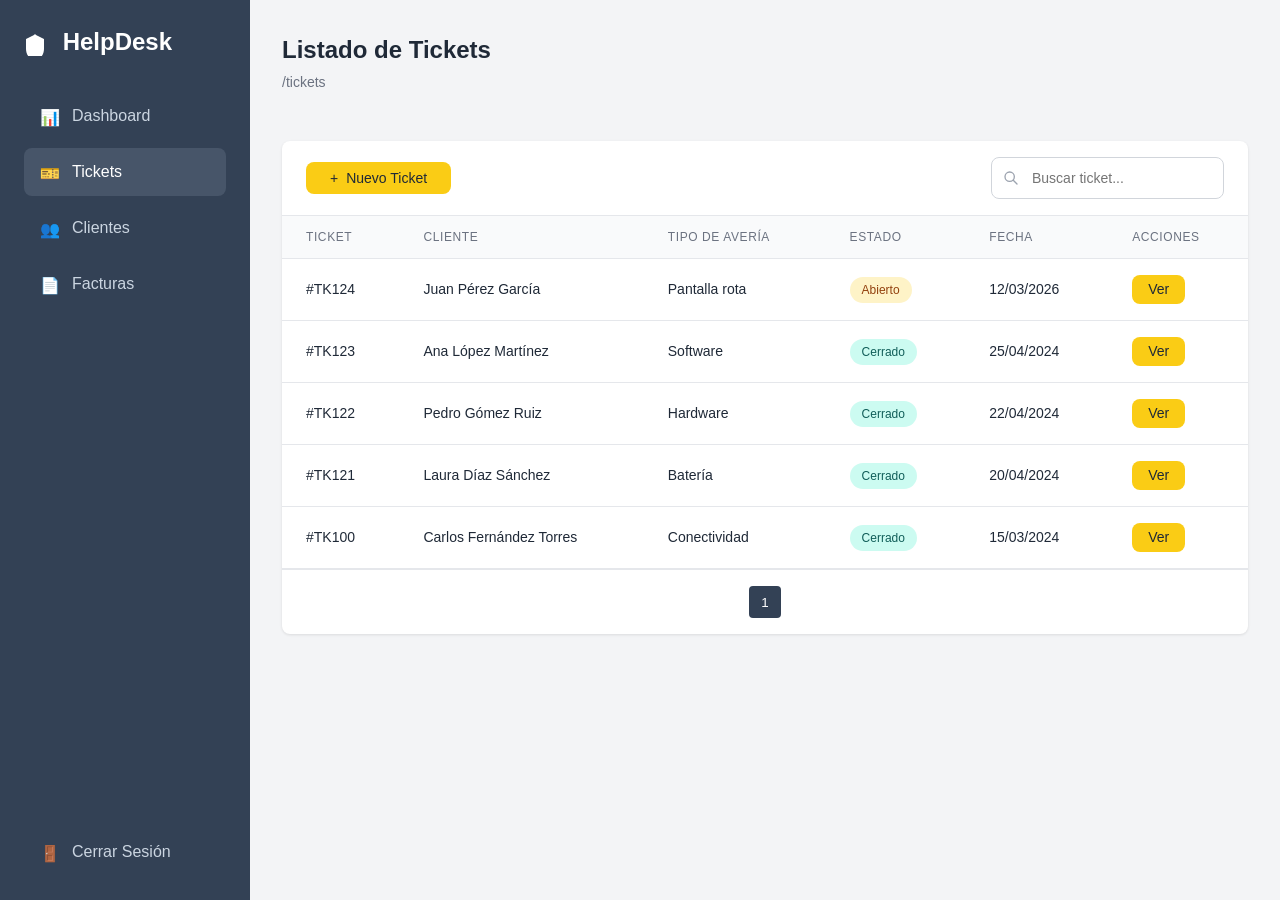
<file: tickets.html>
<!DOCTYPE html>
<html lang="es">
<head>
    <meta charset="UTF-8">
    <meta name="viewport" content="width=device-width, initial-scale=1.0">
    <title>Tickets - Sistema de Gestión de Tickets</title>
    <link rel="stylesheet" href="styles.css">
</head>
<body>
    <!-- Menu Toggle Button (Mobile) -->
    <button class="menu-toggle" onclick="toggleSidebar()" aria-label="Abrir menú">
        <svg width="24" height="24" fill="none" stroke="currentColor" viewBox="0 0 24 24">
            <path stroke-linecap="round" stroke-linejoin="round" stroke-width="2" d="M4 6h16M4 12h16M4 18h16"/>
        </svg>
    </button>

    <!-- Sidebar Overlay (Mobile) -->
    <div class="sidebar-overlay" id="sidebarOverlay" onclick="closeSidebar()"></div>

    <!-- Sidebar -->
    <aside class="sidebar" id="sidebar">
        <div class="sidebar-logo">
            <svg width="24" height="24" fill="white" viewBox="0 0 24 24" style="display: inline-block; vertical-align: middle; margin-right: 8px;">
                <path d="M12 2L2 7v10c0 5.55 3.84 10.74 9 12 5.16-1.26 9-6.45 9-12V7l-10-5z"/>
            </svg>
            HelpDesk
        </div>
        
        <ul class="sidebar-nav">
            <li>
                <a href="dashboard.html">
                    <span class="icon">📊</span>
                    Dashboard
                </a>
            </li>
            <li>
                <a href="tickets.html" class="active">
                    <span class="icon">🎫</span>
                    Tickets
                </a>
            </li>
            <li>
                <a href="clients.html">
                    <span class="icon">👥</span>
                    Clientes
                </a>
            </li>
            <li>
                <a href="invoices.html">
                    <span class="icon">📄</span>
                    Facturas
                </a>
            </li>
        </ul>
        
        <div style="position: absolute; bottom: 1.5rem; left: 1.5rem; right: 1.5rem;">
            <a href="index.html" style="display: flex; align-items: center; gap: 0.75rem; padding: 0.75rem 1rem; color: #cbd5e1; text-decoration: none; border-radius: 0.5rem;">
                <span class="icon">🚪</span>
                Cerrar Sesión
            </a>
        </div>
    </aside>

    <!-- Main Content -->
    <main class="main-with-sidebar">
        <!-- Header -->
        <div class="flex items-center justify-between mb-6">
            <div class="page-header">
                <h1 class="page-title">Listado de Tickets</h1>
                <p class="page-breadcrumb">/tickets</p>
            </div>
        </div>

        <!-- Tickets Table Card -->
        <div class="card">
            <div class="card-header">
                <div class="flex items-center justify-between">
                    <button class="btn btn-primary" onclick="openTicketModal()">
                        <span>+</span>
                        Nuevo Ticket
                    </button>

                    <div class="search-box">
                        <svg class="search-icon" fill="none" stroke="currentColor" viewBox="0 0 24 24">
                            <path stroke-linecap="round" stroke-linejoin="round" stroke-width="2" d="M21 21l-6-6m2-5a7 7 0 11-14 0 7 7 0 0114 0z"/>
                        </svg>
                        <input type="text" class="form-input" placeholder="Buscar ticket..." style="padding-left: 2.5rem;">
                    </div>
                </div>
            </div>

            <div class="table-container">
                <table class="table">
                    <thead>
                        <tr>
                            <th>Ticket</th>
                            <th>Cliente</th>
                            <th>Tipo de Avería</th>
                            <th>Estado</th>
                            <th>Fecha</th>
                            <th>Acciones</th>
                        </tr>
                    </thead>
                    <tbody>
                        <tr>
                            <td>#TK124</td>
                            <td>Juan Pérez García</td>
                            <td>Pantalla rota</td>
                            <td><span class="badge badge-yellow">Abierto</span></td>
                            <td>12/03/2026</td>
                            <td>
                                <a href="ticket-detail.html?id=TK124" class="btn btn-primary btn-sm">Ver</a>
                            </td>
                        </tr>
                        <tr>
                            <td>#TK123</td>
                            <td>Ana López Martínez</td>
                            <td>Software</td>
                            <td><span class="badge badge-teal">Cerrado</span></td>
                            <td>25/04/2024</td>
                            <td>
                                <a href="ticket-detail.html?id=TK123" class="btn btn-primary btn-sm">Ver</a>
                            </td>
                        </tr>
                        <tr>
                            <td>#TK122</td>
                            <td>Pedro Gómez Ruiz</td>
                            <td>Hardware</td>
                            <td><span class="badge badge-teal">Cerrado</span></td>
                            <td>22/04/2024</td>
                            <td>
                                <a href="ticket-detail.html?id=TK122" class="btn btn-primary btn-sm">Ver</a>
                            </td>
                        </tr>
                        <tr>
                            <td>#TK121</td>
                            <td>Laura Díaz Sánchez</td>
                            <td>Batería</td>
                            <td><span class="badge badge-teal">Cerrado</span></td>
                            <td>20/04/2024</td>
                            <td>
                                <a href="ticket-detail.html?id=TK121" class="btn btn-primary btn-sm">Ver</a>
                            </td>
                        </tr>
                        <tr>
                            <td>#TK100</td>
                            <td>Carlos Fernández Torres</td>
                            <td>Conectividad</td>
                            <td><span class="badge badge-teal">Cerrado</span></td>
                            <td>15/03/2024</td>
                            <td>
                                <a href="ticket-detail.html?id=TK100" class="btn btn-primary btn-sm">Ver</a>
                            </td>
                        </tr>
                    </tbody>
                </table>
            </div>

            <div class="pagination">
                <button class="active">1</button>
            </div>
        </div>
    </main>

    <!-- Modal Nuevo Ticket -->
    <div id="ticketModal" class="modal">
        <div class="modal-content">
            <div class="modal-header">
                <h2 class="modal-title">Nuevo Ticket</h2>
                <button class="modal-close" onclick="closeTicketModal()">&times;</button>
            </div>
            <form id="ticketForm" onsubmit="handleTicketSubmit(event)">
                <div class="modal-body">
                    <!-- Paso 1: Seleccionar Cliente -->
                    <div id="step1" class="ticket-step">
                        <h3 style="font-size: 1.125rem; font-weight: 600; margin-bottom: 1rem;">Seleccionar Cliente</h3>
                        
                        <div class="form-group">
                            <label class="form-label">Cliente *</label>
                            <select class="form-select" name="cliente_dni" required onchange="showStep2()">
                                <option value="">Seleccione un cliente...</option>
                                <option value="12345678A">Juan Pérez García (12345678A)</option>
                                <option value="87654321B">Ana López Martínez (87654321B)</option>
                                <option value="45678912C">Pedro Gómez Ruiz (45678912C)</option>
                                <option value="78912345D">Laura Díaz Sánchez (78912345D)</option>
                                <option value="32165498E">Carlos Fernández Torres (32165498E)</option>
                            </select>
                        </div>
                    </div>

                    <!-- Paso 2: Datos del Ticket -->
                    <div id="step2" class="ticket-step" style="display: none;">
                        <h3 style="font-size: 1.125rem; font-weight: 600; margin-bottom: 1rem;">Datos del Ticket</h3>
                        
                        <div class="form-group">
                            <label class="form-label">Tipo de Equipo *</label>
                            <select class="form-select" name="tipo_equipo" required>
                                <option value="">Seleccione tipo...</option>
                                <option value="Smartphone">Smartphone</option>
                                <option value="Tablet">Tablet</option>
                                <option value="Laptop">Laptop</option>
                                <option value="Desktop">PC de escritorio</option>
                                <option value="Impresora">Impresora</option>
                                <option value="Monitor">Monitor</option>
                                <option value="Otro">Otro</option>
                            </select>
                        </div>

                        <div class="form-group">
                            <label class="form-label">Marca</label>
                            <input type="text" class="form-input" name="marca" placeholder="Apple, Samsung, HP...">
                        </div>

                        <div class="form-group">
                            <label class="form-label">Modelo</label>
                            <input type="text" class="form-input" name="modelo" placeholder="iPhone 12, Galaxy S21...">
                        </div>

                        <div class="form-group">
                            <label class="form-label">Tipo de Avería *</label>
                            <select class="form-select" name="tipo_averia" required>
                                <option value="">Seleccione tipo...</option>
                                <option value="Pantalla rota">Pantalla rota</option>
                                <option value="Batería">Problemas de batería</option>
                                <option value="Hardware">Fallo de hardware</option>
                                <option value="Software">Problemas de software</option>
                                <option value="Conectividad">Problemas de conectividad</option>
                                <option value="Audio">Problemas de audio</option>
                                <option value="Cámara">Problemas de cámara</option>
                                <option value="Otro">Otro</option>
                            </select>
                        </div>

                        <div class="form-group">
                            <label class="form-label">Descripción del Problema *</label>
                            <textarea class="form-textarea" name="descripcion" required placeholder="Describa el problema que presenta el equipo..."></textarea>
                        </div>

                        <div class="form-group">
                            <label class="form-label">Prioridad *</label>
                            <select class="form-select" name="prioridad" required>
                                <option value="Baja">Baja</option>
                                <option value="Media" selected>Media</option>
                                <option value="Alta">Alta</option>
                                <option value="Urgente">Urgente</option>
                            </select>
                        </div>

                        <div class="form-group">
                            <label class="form-label">Precio Estimado</label>
                            <input type="number" class="form-input" name="precio_estimado" step="0.01" placeholder="0.00">
                        </div>

                        <div class="form-group">
                            <label class="form-label">Notas Adicionales</label>
                            <textarea class="form-textarea" name="notas" placeholder="Cualquier información adicional relevante..." style="min-height: 80px;"></textarea>
                        </div>
                    </div>
                </div>

                <div class="modal-footer">
                    <button type="button" class="btn btn-outline" onclick="closeTicketModal()">Cancelar</button>
                    <button type="submit" class="btn btn-primary" id="submitBtn" style="display: none;">Crear Ticket</button>
                </div>
            </form>
        </div>
    </div>

    <script>
        function openTicketModal() {
            document.getElementById('ticketModal').classList.add('show');
            document.getElementById('step1').style.display = 'block';
            document.getElementById('step2').style.display = 'none';
            document.getElementById('submitBtn').style.display = 'none';
        }

        function closeTicketModal() {
            document.getElementById('ticketModal').classList.remove('show');
            document.getElementById('ticketForm').reset();
        }

        function showStep2() {
            const clientSelect = document.querySelector('select[name="cliente_dni"]');
            if (clientSelect.value) {
                document.getElementById('step2').style.display = 'block';
                document.getElementById('submitBtn').style.display = 'inline-flex';
            }
        }

        function handleTicketSubmit(event) {
            event.preventDefault();
            const formData = new FormData(event.target);
            const ticketData = Object.fromEntries(formData);

            console.log('Nuevo ticket:', ticketData);
            
            const ticketNum = 'TK' + Math.floor(Math.random() * 1000 + 100);
            alert('Ticket creado exitosamente!\n\nNúmero: #' + ticketNum + '\nCliente: ' + event.target.querySelector('select[name="cliente_dni"] option:checked').textContent + '\nTipo de avería: ' + ticketData.tipo_averia);

            closeTicketModal();
        }

        // Cerrar modal al hacer clic fuera
        window.onclick = function(event) {
            const modal = document.getElementById('ticketModal');
            if (event.target === modal) {
                closeTicketModal();
            }
        }
    </script>
    <script src="sidebar.js"></script>
</body>
</html>
</file>
<file: styles.css>
/* Reset y estilos base */
* {
  margin: 0;
  padding: 0;
  box-sizing: border-box;
}

body {
  font-family: -apple-system, BlinkMacSystemFont, 'Segoe UI', Roboto, 'Helvetica Neue', Arial, sans-serif;
  background-color: #f3f4f6;
  color: #1f2937;
  line-height: 1.5;
}

/* Utilidades de texto */
.text-center { text-align: center; }
.text-left { text-align: left; }
.text-right { text-align: right; }
.text-sm { font-size: 0.875rem; }
.text-xs { font-size: 0.75rem; }
.text-lg { font-size: 1.125rem; }
.text-xl { font-size: 1.25rem; }
.text-2xl { font-size: 1.5rem; }
.text-3xl { font-size: 1.875rem; }

/* Colores de texto */
.text-gray-400 { color: #9ca3af; }
.text-gray-500 { color: #6b7280; }
.text-gray-600 { color: #4b5563; }
.text-gray-700 { color: #374151; }
.text-gray-900 { color: #111827; }
.text-white { color: #ffffff; }

/* Espaciado */
.mb-1 { margin-bottom: 0.25rem; }
.mb-2 { margin-bottom: 0.5rem; }
.mb-3 { margin-bottom: 0.75rem; }
.mb-4 { margin-bottom: 1rem; }
.mb-6 { margin-bottom: 1.5rem; }
.mt-1 { margin-top: 0.25rem; }
.mt-2 { margin-top: 0.5rem; }
.mt-4 { margin-top: 1rem; }
.mt-6 { margin-top: 1.5rem; }
.mt-8 { margin-top: 2rem; }

.p-3 { padding: 0.75rem; }
.p-4 { padding: 1rem; }
.p-6 { padding: 1.5rem; }
.py-2 { padding-top: 0.5rem; padding-bottom: 0.5rem; }
.py-3 { padding-top: 0.75rem; padding-bottom: 0.75rem; }
.py-4 { padding-top: 1rem; padding-bottom: 1rem; }
.px-4 { padding-left: 1rem; padding-right: 1rem; }
.px-6 { padding-left: 1.5rem; padding-right: 1.5rem; }

/* Layout */
.container {
  width: 100%;
  max-width: 1200px;
  margin: 0 auto;
  padding: 0 1rem;
}

.flex {
  display: flex;
}

.flex-col {
  flex-direction: column;
}

.items-center {
  align-items: center;
}

.justify-between {
  justify-content: space-between;
}

.justify-center {
  justify-content: center;
}

.gap-2 { gap: 0.5rem; }
.gap-3 { gap: 0.75rem; }
.gap-4 { gap: 1rem; }
.gap-6 { gap: 1.5rem; }

.grid {
  display: grid;
}

.grid-cols-1 {
  grid-template-columns: repeat(1, minmax(0, 1fr));
}

.grid-cols-2 {
  grid-template-columns: repeat(2, minmax(0, 1fr));
}

.grid-cols-3 {
  grid-template-columns: repeat(3, minmax(0, 1fr));
}

/* Tarjetas */
.card {
  background: white;
  border-radius: 0.5rem;
  box-shadow: 0 1px 3px 0 rgba(0, 0, 0, 0.1);
  overflow: hidden;
}

.card-header {
  padding: 1rem 1.5rem;
  border-bottom: 1px solid #e5e7eb;
}

.card-body {
  padding: 1.5rem;
}

/* Botones */
.btn {
  padding: 0.5rem 1.5rem;
  border-radius: 0.5rem;
  font-size: 0.875rem;
  font-weight: 500;
  cursor: pointer;
  border: none;
  display: inline-flex;
  align-items: center;
  gap: 0.5rem;
  transition: all 0.2s;
  text-decoration: none;
}

.btn-primary {
  background-color: #facc15;
  color: #1f2937;
}

.btn-primary:hover {
  background-color: #eab308;
}

.btn-secondary {
  background-color: #334155;
  color: white;
}

.btn-secondary:hover {
  background-color: #1e293b;
}

.btn-outline {
  background-color: transparent;
  border: 1px solid #d1d5db;
  color: #374151;
}

.btn-outline:hover {
  background-color: #f9fafb;
}

.btn-sm {
  padding: 0.25rem 1rem;
  font-size: 0.875rem;
}

.btn-block {
  width: 100%;
  justify-content: center;
}

/* Formularios */
.form-group {
  margin-bottom: 1rem;
}

.form-label {
  display: block;
  font-size: 0.875rem;
  font-weight: 500;
  color: #374151;
  margin-bottom: 0.5rem;
}

.form-input,
.form-select,
.form-textarea {
  width: 100%;
  padding: 0.75rem 1rem;
  border: 1px solid #d1d5db;
  border-radius: 0.5rem;
  font-size: 0.875rem;
  transition: all 0.2s;
}

.form-input:focus,
.form-select:focus,
.form-textarea:focus {
  outline: none;
  border-color: #334155;
  box-shadow: 0 0 0 3px rgba(51, 65, 85, 0.1);
}

.form-textarea {
  resize: vertical;
  min-height: 100px;
}

/* Tablas */
.table-container {
  overflow-x: auto;
}

.table {
  width: 100%;
  border-collapse: collapse;
}

.table thead {
  background-color: #f9fafb;
  border-bottom: 1px solid #e5e7eb;
}

.table th {
  padding: 0.75rem 1.5rem;
  text-align: left;
  font-size: 0.75rem;
  font-weight: 500;
  color: #6b7280;
  text-transform: uppercase;
  letter-spacing: 0.05em;
}

.table td {
  padding: 1rem 1.5rem;
  border-bottom: 1px solid #e5e7eb;
  font-size: 0.875rem;
}

.table tbody tr:hover {
  background-color: #f9fafb;
}

/* Badges/Etiquetas */
.badge {
  display: inline-block;
  padding: 0.25rem 0.75rem;
  border-radius: 9999px;
  font-size: 0.75rem;
  font-weight: 500;
}

.badge-yellow {
  background-color: #fef3c7;
  color: #92400e;
}

.badge-teal {
  background-color: #ccfbf1;
  color: #115e59;
}

.badge-blue {
  background-color: #dbeafe;
  color: #1e40af;
}

.badge-green {
  background-color: #d1fae5;
  color: #065f46;
}

/* Sidebar */
.sidebar {
  position: fixed;
  left: 0;
  top: 0;
  width: 250px;
  height: 100vh;
  background-color: #334155;
  color: white;
  padding: 1.5rem;
  overflow-y: auto;
}

.sidebar-logo {
  font-size: 1.5rem;
  font-weight: bold;
  margin-bottom: 2rem;
  color: white;
}

.sidebar-nav {
  list-style: none;
}

.sidebar-nav li {
  margin-bottom: 0.5rem;
}

.sidebar-nav a {
  display: flex;
  align-items: center;
  gap: 0.75rem;
  padding: 0.75rem 1rem;
  color: #cbd5e1;
  text-decoration: none;
  border-radius: 0.5rem;
  transition: all 0.2s;
}

.sidebar-nav a:hover,
.sidebar-nav a.active {
  background-color: #475569;
  color: white;
}

.sidebar-nav .icon {
  width: 20px;
  height: 20px;
}

/* Main Content con Sidebar */
.main-with-sidebar {
  margin-left: 250px;
  padding: 2rem;
  min-height: 100vh;
}

/* Login/Signup Layout */
.auth-container {
  min-height: 100vh;
  display: flex;
  align-items: center;
  justify-content: center;
  padding: 1rem;
}

.auth-card {
  background: white;
  border-radius: 0.5rem;
  box-shadow: 0 4px 6px -1px rgba(0, 0, 0, 0.1);
  padding: 2rem;
  width: 100%;
  max-width: 400px;
}

.auth-logo {
  width: 48px;
  height: 48px;
  background: linear-gradient(135deg, #334155, #475569);
  border-radius: 0.5rem;
  display: flex;
  align-items: center;
  justify-content: center;
  margin: 0 auto 1.5rem;
}

/* Stats Cards */
.stats-card {
  background: white;
  border-radius: 0.5rem;
  box-shadow: 0 1px 3px 0 rgba(0, 0, 0, 0.1);
  padding: 1.5rem;
}

.stats-card-icon {
  width: 40px;
  height: 40px;
  border-radius: 0.5rem;
  display: flex;
  align-items: center;
  justify-content: center;
  font-size: 1.25rem;
}

.stats-card-icon.blue {
  background-color: #dbeafe;
}

.stats-card-icon.yellow {
  background-color: #fef3c7;
}

.stats-card-icon.green {
  background-color: #d1fae5;
}

/* Pagination */
.pagination {
  display: flex;
  align-items: center;
  justify-content: center;
  gap: 0.5rem;
  padding: 1rem;
  border-top: 1px solid #e5e7eb;
}

.pagination button {
  width: 32px;
  height: 32px;
  border-radius: 0.25rem;
  border: none;
  background: #f3f4f6;
  color: #4b5563;
  cursor: pointer;
  transition: all 0.2s;
}

.pagination button:hover {
  background: #e5e7eb;
}

.pagination button.active {
  background: #334155;
  color: white;
}

/* Header */
.page-header {
  margin-bottom: 1.5rem;
}

.page-title {
  font-size: 1.5rem;
  font-weight: 600;
  margin-bottom: 0.25rem;
}

.page-breadcrumb {
  font-size: 0.875rem;
  color: #6b7280;
}

/* Search Input */
.search-box {
  position: relative;
}

.search-box input {
  padding-left: 2.5rem;
}

.search-icon {
  position: absolute;
  left: 0.75rem;
  top: 50%;
  transform: translateY(-50%);
  color: #9ca3af;
  width: 16px;
  height: 16px;
}

/* Dropdown */
.dropdown {
  position: relative;
}

.dropdown-toggle {
  width: 100%;
  padding: 0.75rem 1rem;
  border: 1px solid #d1d5db;
  border-radius: 0.5rem;
  background: white;
  text-align: left;
  cursor: pointer;
  display: flex;
  align-items: center;
  justify-content: space-between;
}

.dropdown-menu {
  position: absolute;
  z-index: 10;
  width: 100%;
  margin-top: 0.25rem;
  background: white;
  border: 1px solid #d1d5db;
  border-radius: 0.5rem;
  box-shadow: 0 4px 6px -1px rgba(0, 0, 0, 0.1);
  max-height: 240px;
  overflow-y: auto;
  display: none;
}

.dropdown-menu.show {
  display: block;
}

.dropdown-item {
  padding: 0.75rem 1rem;
  cursor: pointer;
  border-bottom: 1px solid #e5e7eb;
}

.dropdown-item:last-child {
  border-bottom: none;
}

.dropdown-item:hover {
  background-color: #f9fafb;
}

/* Responsive */
@media (max-width: 768px) {
  .sidebar {
    width: 200px;
  }
  
  .main-with-sidebar {
    margin-left: 200px;
    padding: 1rem;
  }
  
  .grid-cols-3,
  .grid-cols-2 {
    grid-template-columns: repeat(1, minmax(0, 1fr));
  }
  
  .table-container {
    overflow-x: scroll;
  }
}

@media (max-width: 640px) {
  .sidebar {
    transform: translateX(-100%);
    transition: transform 0.3s;
  }
  
  .sidebar.show {
    transform: translateX(0);
  }
  
  .main-with-sidebar {
    margin-left: 0;
  }
}

/* Iconos SVG simples */
.icon {
  display: inline-block;
  width: 20px;
  height: 20px;
  vertical-align: middle;
}

/* Utilidades adicionales */
.w-full { width: 100%; }
.h-full { height: 100%; }
.rounded { border-radius: 0.5rem; }
.rounded-lg { border-radius: 0.5rem; }
.rounded-full { border-radius: 9999px; }
.shadow { box-shadow: 0 1px 3px 0 rgba(0, 0, 0, 0.1); }
.border { border: 1px solid #e5e7eb; }
.border-b { border-bottom: 1px solid #e5e7eb; }
.border-t { border-top: 1px solid #e5e7eb; }

.bg-white { background-color: white; }
.bg-gray-50 { background-color: #f9fafb; }
.bg-blue-50 { background-color: #eff6ff; }

.hidden { display: none; }
.block { display: block; }
.inline-block { display: inline-block; }

.space-y-2 > * + * { margin-top: 0.5rem; }
.space-y-3 > * + * { margin-top: 0.75rem; }
.space-y-4 > * + * { margin-top: 1rem; }
.space-y-6 > * + * { margin-top: 1.5rem; }

.truncate {
  overflow: hidden;
  text-overflow: ellipsis;
  white-space: nowrap;
}

.max-w-xs { max-width: 320px; }
.max-w-md { max-width: 448px; }
.max-w-lg { max-width: 512px; }
.max-w-3xl { max-width: 768px; }
.max-w-4xl { max-width: 896px; }

.cursor-pointer { cursor: pointer; }

/* Progress Steps */
.progress-steps {
  display: flex;
  justify-content: space-between;
  margin-bottom: 2rem;
  position: relative;
}

.progress-steps::before {
  content: '';
  position: absolute;
  top: 20px;
  left: 0;
  right: 0;
  height: 2px;
  background: #e5e7eb;
  z-index: 0;
}

.progress-step {
  display: flex;
  flex-direction: column;
  align-items: center;
  position: relative;
  z-index: 1;
  flex: 1;
}

.progress-step-circle {
  width: 40px;
  height: 40px;
  border-radius: 50%;
  background: white;
  border: 2px solid #e5e7eb;
  display: flex;
  align-items: center;
  justify-content: center;
  font-weight: 600;
  margin-bottom: 0.5rem;
}

.progress-step.active .progress-step-circle {
  background: #334155;
  color: white;
  border-color: #334155;
}

.progress-step.completed .progress-step-circle {
  background: #facc15;
  color: #1f2937;
  border-color: #facc15;
}

.progress-step-label {
  font-size: 0.875rem;
  color: #6b7280;
}

.progress-step.active .progress-step-label,
.progress-step.completed .progress-step-label {
  color: #1f2937;
  font-weight: 500;
}

/* Avatar Circle */
.avatar-circle {
  width: 96px;
  height: 96px;
  background: linear-gradient(135deg, #334155, #475569);
  border-radius: 50%;
  display: flex;
  align-items: center;
  justify-content: center;
  color: white;
  font-size: 2rem;
  font-weight: 600;
  margin: 0 auto;
}

/* Modal */
.modal {
  display: none;
  position: fixed;
  z-index: 1000;
  left: 0;
  top: 0;
  width: 100%;
  height: 100%;
  overflow: auto;
  background-color: rgba(0, 0, 0, 0.5);
  animation: fadeIn 0.2s;
}

.modal.show {
  display: flex;
  align-items: center;
  justify-content: center;
}

.modal-content {
  background-color: white;
  margin: auto;
  padding: 0;
  border-radius: 0.5rem;
  width: 90%;
  max-width: 600px;
  max-height: 90vh;
  overflow-y: auto;
  box-shadow: 0 20px 25px -5px rgba(0, 0, 0, 0.1);
  animation: slideUp 0.3s;
}

.modal-header {
  padding: 1.5rem;
  border-bottom: 1px solid #e5e7eb;
  display: flex;
  align-items: center;
  justify-content: space-between;
}

.modal-title {
  font-size: 1.25rem;
  font-weight: 600;
  color: #1f2937;
}

.modal-close {
  background: none;
  border: none;
  font-size: 1.5rem;
  color: #6b7280;
  cursor: pointer;
  padding: 0;
  width: 32px;
  height: 32px;
  display: flex;
  align-items: center;
  justify-content: center;
  border-radius: 0.25rem;
  transition: all 0.2s;
}

.modal-close:hover {
  background-color: #f3f4f6;
  color: #1f2937;
}

.modal-body {
  padding: 1.5rem;
}

.modal-footer {
  padding: 1.5rem;
  border-top: 1px solid #e5e7eb;
  display: flex;
  gap: 0.75rem;
  justify-content: flex-end;
}

@keyframes fadeIn {
  from { opacity: 0; }
  to { opacity: 1; }
}

@keyframes slideUp {
  from {
    transform: translateY(20px);
    opacity: 0;
  }
  to {
    transform: translateY(0);
    opacity: 1;
  }
}

/* Invoice Styles */
.invoice-container {
  max-width: 800px;
  margin: 0 auto;
  background: white;
  padding: 2rem;
  border-radius: 0.5rem;
}

.invoice-header {
  display: flex;
  justify-content: space-between;
  align-items: start;
  margin-bottom: 2rem;
  padding-bottom: 1rem;
  border-bottom: 2px solid #e5e7eb;
}

.invoice-info {
  display: grid;
  grid-template-columns: 1fr 1fr;
  gap: 2rem;
  margin-bottom: 2rem;
}

.invoice-section {
  padding: 1rem;
  background: #f9fafb;
  border-radius: 0.5rem;
}

.invoice-section h3 {
  font-size: 0.875rem;
  font-weight: 600;
  color: #6b7280;
  text-transform: uppercase;
  margin-bottom: 0.5rem;
}

.invoice-table {
  margin: 2rem 0;
}

.invoice-totals {
  margin-top: 2rem;
  display: flex;
  justify-content: flex-end;
}

.invoice-totals-box {
  min-width: 300px;
}

.invoice-total-row {
  display: flex;
  justify-content: space-between;
  padding: 0.5rem 0;
  border-bottom: 1px solid #e5e7eb;
}

.invoice-total-row.final {
  border-top: 2px solid #334155;
  border-bottom: none;
  padding: 1rem 0;
  font-size: 1.125rem;
  font-weight: 600;
}

/* Mejoras de Responsive Design */

/* Menu Toggle para móviles */
.menu-toggle {
  display: none;
  position: fixed;
  top: 1rem;
  left: 1rem;
  z-index: 1001;
  background-color: #334155;
  color: white;
  border: none;
  border-radius: 0.5rem;
  padding: 0.75rem;
  cursor: pointer;
  box-shadow: 0 4px 6px -1px rgba(0, 0, 0, 0.1);
}

.menu-toggle:active {
  background-color: #475569;
}

/* Overlay para cerrar el menú en móvil */
.sidebar-overlay {
  display: none;
  position: fixed;
  top: 0;
  left: 0;
  width: 100%;
  height: 100%;
  background-color: rgba(0, 0, 0, 0.5);
  z-index: 999;
}

.sidebar-overlay.show {
  display: block;
}

/* Mejorar responsive para tablet */
@media (max-width: 1024px) {
  .table th,
  .table td {
    padding: 0.75rem 1rem;
    font-size: 0.8125rem;
  }
}

@media (max-width: 768px) {
  .sidebar {
    width: 250px;
    z-index: 1000;
  }
  
  .main-with-sidebar {
    margin-left: 0;
    padding: 1rem;
    padding-top: 4rem;
  }
  
  .menu-toggle {
    display: flex;
  }
  
  .grid-cols-3,
  .grid-cols-2 {
    grid-template-columns: repeat(1, minmax(0, 1fr));
  }
  
  .gap-6 {
    gap: 1rem;
  }
  
  .page-title {
    font-size: 1.25rem;
  }
  
  .card-header {
    padding: 1rem;
  }
  
  .card-header .flex.items-center.justify-between {
    flex-direction: column;
    align-items: stretch;
    gap: 1rem;
  }
  
  .search-box {
    width: 100%;
  }
  
  .btn {
    width: 100%;
    justify-content: center;
  }
  
  .table-container {
    overflow-x: auto;
    -webkit-overflow-scrolling: touch;
  }
  
  .table {
    min-width: 700px;
  }
  
  .stats-card {
    padding: 1rem;
  }
  
  .text-3xl {
    font-size: 1.5rem;
  }
  
  .modal-content {
    width: 95%;
    max-height: 85vh;
  }
  
  .modal-body {
    padding: 1rem;
  }
  
  .modal-footer {
    padding: 1rem;
    flex-direction: column-reverse;
  }
  
  .modal-footer .btn {
    width: 100%;
  }
}

@media (max-width: 640px) {
  .sidebar {
    transform: translateX(-100%);
    transition: transform 0.3s ease-in-out;
  }
  
  .sidebar.show {
    transform: translateX(0);
  }
  
  .main-with-sidebar {
    margin-left: 0;
    padding: 0.75rem;
    padding-top: 4rem;
  }
  
  .page-header {
    margin-bottom: 1rem;
  }
  
  .stats-card-icon {
    width: 32px;
    height: 32px;
    font-size: 1rem;
  }
  
  .form-group {
    margin-bottom: 0.75rem;
  }
  
  .btn-sm {
    padding: 0.375rem 0.75rem;
    font-size: 0.8125rem;
  }
  
  /* Hacer la tabla más compacta en móviles */
  .table th,
  .table td {
    padding: 0.5rem 0.75rem;
    font-size: 0.75rem;
  }
  
  .table th {
    font-size: 0.625rem;
  }
  
  .badge {
    padding: 0.125rem 0.5rem;
    font-size: 0.625rem;
  }
}

@media (max-width: 480px) {
  .text-2xl {
    font-size: 1.25rem;
  }
  
  .stats-card {
    padding: 0.75rem;
  }
  
  .card {
    border-radius: 0.375rem;
  }
  
  .modal-content {
    width: 100%;
    max-height: 100vh;
    border-radius: 0;
  }
  
  .form-input,
  .form-select,
  .form-textarea {
    padding: 0.625rem 0.875rem;
    font-size: 0.875rem;
  }
}

/* Utility para ocultar/mostrar en diferentes tamaños */
.hide-mobile {
  display: block;
}

.show-mobile {
  display: none;
}

@media (max-width: 768px) {
  .hide-mobile {
    display: none;
  }
  
  .show-mobile {
    display: block;
  }
}
</file>
